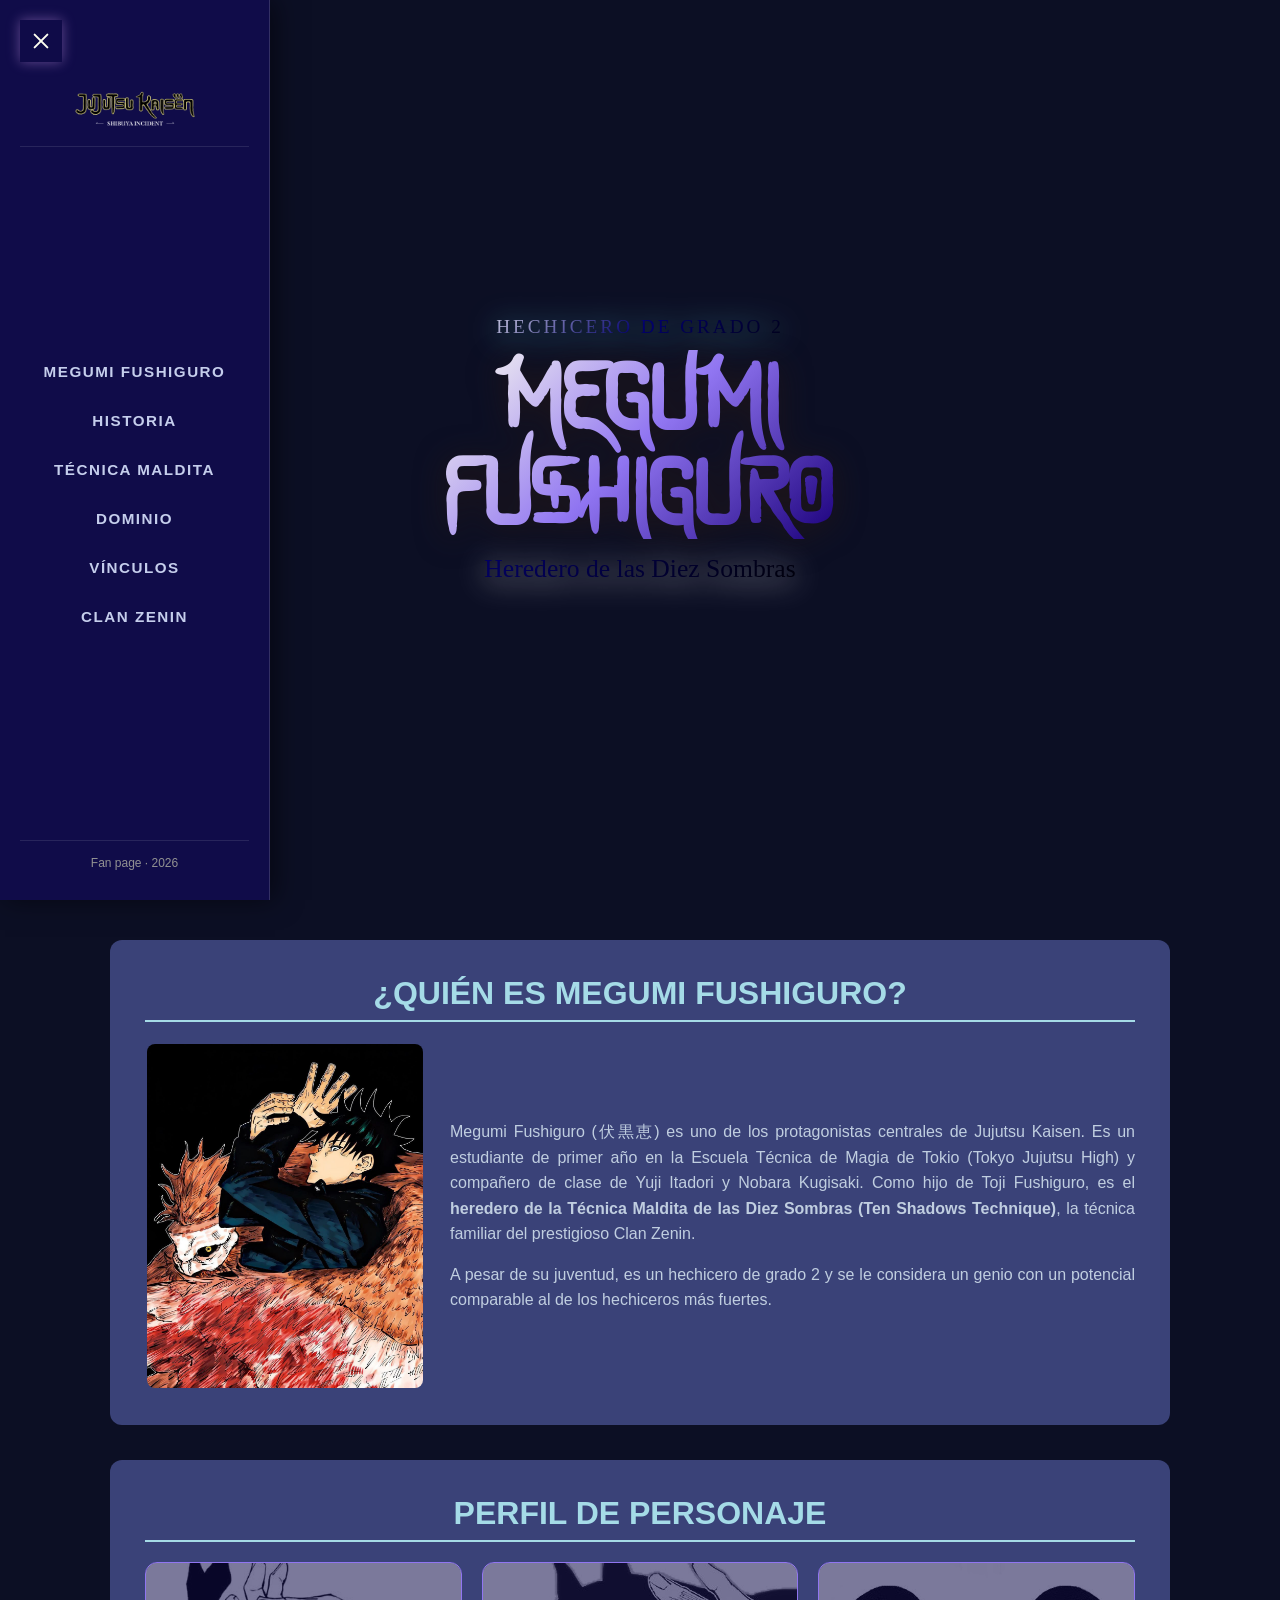
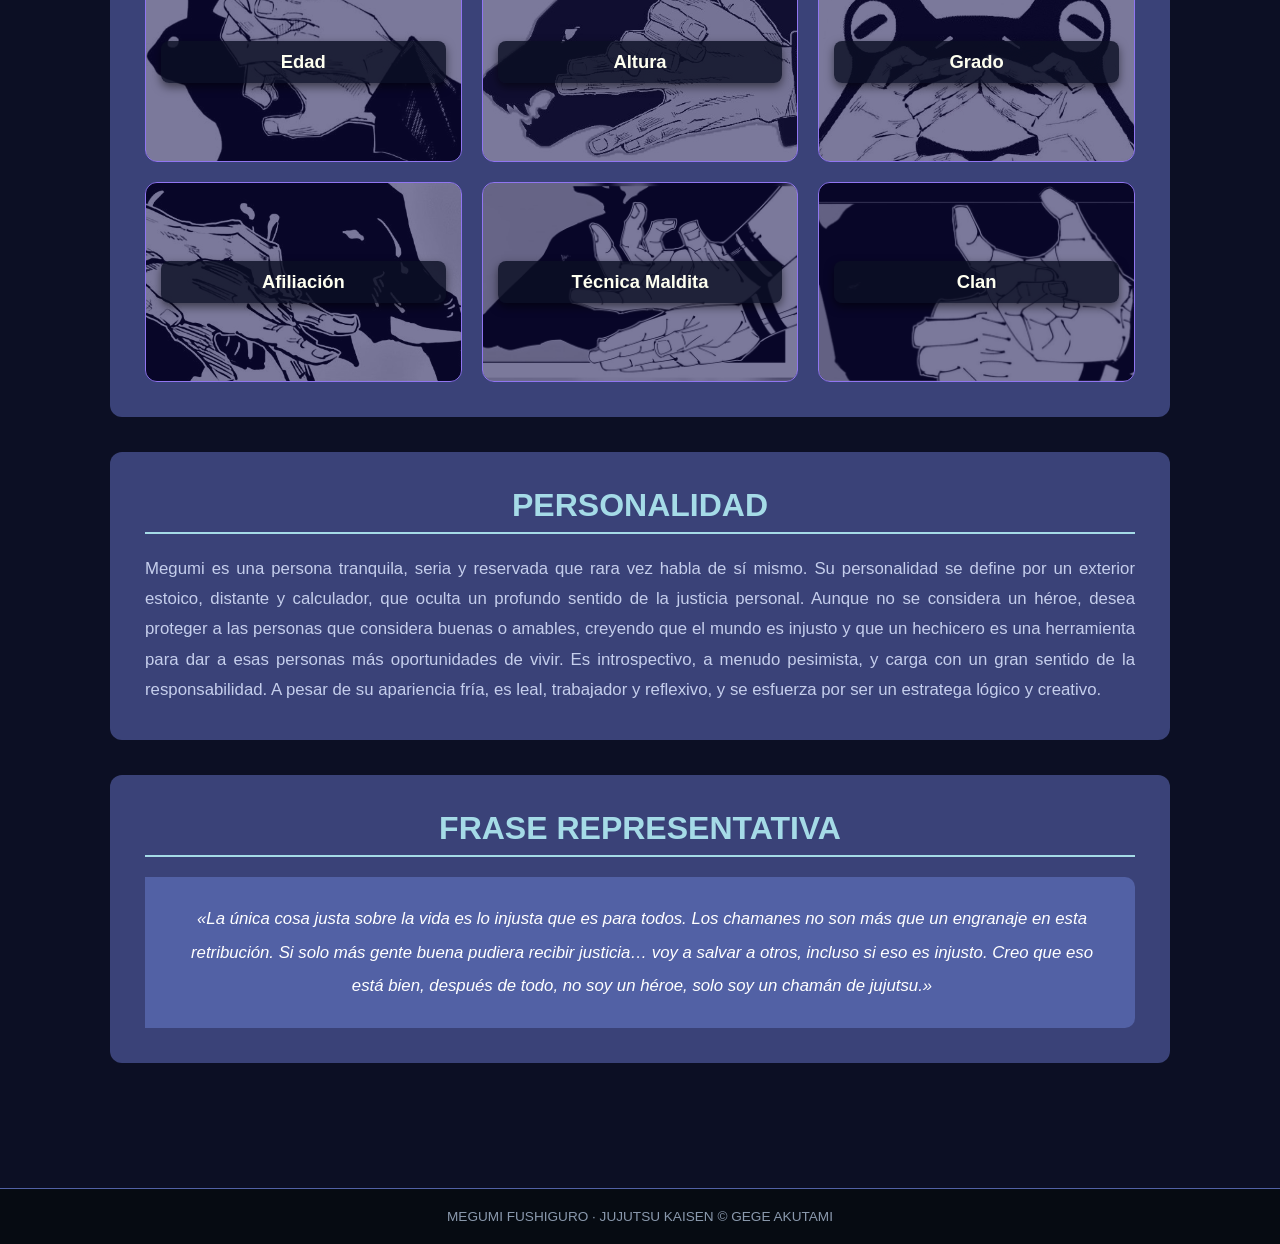
<file: index.html>
<!DOCTYPE html>
<html lang="es">
<head>
    <meta charset="UTF-8" />
    <meta name="viewport" content="width=device-width, initial-scale=1.0" />
    <title>Megumi Fushiguro</title>
    <link rel="icon" type="image/x-icon" href="resourse/mweg.png" />
    <link rel="stylesheet" href="css/menu.css" />
    <link rel="stylesheet" href="css/index.css" />
</head>
<body>

  <!-- PANTALLA DE CARGA -->
  <div class="loading-screen">
    <div class="loading-content">
      <img src="resourse/megumi-transparent-megumi.gif" alt="Cargando..." class="loading-gif">
      <p class="loading-text">Cargando...</p>
      <div class="progress-wrap">
        <div class="progress-bar__fill"></div>
      </div>
    </div>
  </div>

  <!-- NAVEGACIÓN Y MENÚ HAMBURGUESA (ABIERTO POR DEFECTO CON 'CHECKED') -->
  <input type="checkbox" id="menu-toggle" class="menu-toggle-checkbox" checked>
  <label for="menu-toggle" class="menu-toggle-label" aria-label="Abrir o cerrar menú">
    <span class="menu-toggle-bar"></span>
    <span class="menu-toggle-bar"></span>
    <span class="menu-toggle-bar"></span>
  </label>

  <aside class="sidebar">
    <div class="sidebar__header">
      <a href="index.html" class="sidebar__logo">
        <img src="resourse/Jujutsu-Kaisen-Logo-No-Background.png" alt="logo Jujutsu" class="sidebar__logo-img">
      </a>
    </div>
    <nav class="sidebar__nav">
      <ul>
       <li><a href="index.html">Megumi Fushiguro</a></li>
      <li><a href="historia.html">Historia</a></li>
        <li><a href="tecnica.html">Técnica Maldita</a></li>
        <li><a href="dominio.html">Dominio</a></li>
        <li><a href="vinculos.html">Vínculos</a></li>
        <li><a href="zennin.html">Clan Zenin</a></li>
      </ul>
    </nav>
    <div class="sidebar__footer">
      <p>Fan page · 2026</p>
    </div>
  </aside>

  <!-- HERO SUPERIOR -->
  <header class="hero">
    <video autoplay loop muted playsinline class="hero-video">
      <source src="resourse/mahoraga-x-megumi-jujutsu-kaisen-moewalls-com.mov" type="video/mp4">
    </video>
    <div class="hero__overlay"></div>

    <div class="hero__text">
      <p class="hero__eyebrow">Hechicero de grado 2</p>
      <h1 class="hero__name">Megumi<br>Fushiguro</h1>
      <p class="hero__subtitle">Heredero de las Diez Sombras</p>
    </div>
  </header>

  <!-- CONTENIDO PRINCIPAL -->
  <main class="main-content">

    <!-- 1. ¿QUIÉN ES MEGUMI? -->
    <section class="seccion-bloque" id="introduccion-dominio">
      <h2 class="subtitulo-seccion">¿Quién es Megumi Fushiguro?</h2>

      <div class="bloque-texto-introduccion">
        <div class="contenedor-imagen-principal">
          <img id="megumifus" src="resourse/megu.jpg" alt="Megumi Fushiguro" class="imagen-destacada">
        </div>
        
        <div class="texto-columna">
          <p class="texto-introduccion">
            Megumi Fushiguro (伏黒恵) es uno de los protagonistas centrales de Jujutsu Kaisen. 
            Es un estudiante de primer año en la Escuela Técnica de Magia de Tokio (Tokyo Jujutsu High) 
            y compañero de clase de Yuji Itadori y Nobara Kugisaki. Como hijo de Toji Fushiguro, 
            es el <strong>heredero de la Técnica Maldita de las Diez Sombras (Ten Shadows Technique)</strong>, 
            la técnica familiar del prestigioso Clan Zenin.
          </p>
          <p class="texto-introduccion">
            A pesar de su juventud, es un hechicero de grado 2 y se le considera un genio con un potencial comparable al de los hechiceros más fuertes.
          </p>
        </div>
      </div>
    </section>

    <!-- 2. PERFIL DE PERSONAJE (IMAGEN OCUPANDO TODO EL CUADRADO ATRÁS) -->
    <section class="flip-cards-section">
      <h2 class="section-title">Perfil de personaje</h2>
      <div class="flip-cards-grid">

        <input type="checkbox" id="card-1" class="card-flip-checkbox">
        <label for="card-1" class="card-flip">
          <div class="card-flip__inner">
            <div class="card-flip__front">
              <img src="resourse/1.jpg" alt="Edad" class="card-flip__img">
              <div class="card-flip__front-content">
                <div class="card-flip__front-title">Edad</div>
              </div>
            </div>
            <div class="card-flip__back">
              <div class="card-flip__back-content">15 años</div>
            </div>
          </div>
        </label>

        <input type="checkbox" id="card-2" class="card-flip-checkbox">
        <label for="card-2" class="card-flip">
          <div class="card-flip__inner">
            <div class="card-flip__front">
              <img src="resourse/2.jpg" alt="Altura" class="card-flip__img">
              <div class="card-flip__front-content">
                <div class="card-flip__front-title">Altura</div>
              </div>
            </div>
            <div class="card-flip__back">
              <div class="card-flip__back-content">175 cm</div>
            </div>
          </div>
        </label>

        <input type="checkbox" id="card-3" class="card-flip-checkbox">
        <label for="card-3" class="card-flip">
          <div class="card-flip__inner">
            <div class="card-flip__front">
              <img src="resourse/4.jpg" alt="Grado" class="card-flip__img">
              <div class="card-flip__front-content">
                <div class="card-flip__front-title">Grado</div>
              </div>
            </div>
            <div class="card-flip__back">
              <div class="card-flip__back-content">Hechicero de Grado 2</div>
            </div>
          </div>
        </label>

        <input type="checkbox" id="card-4" class="card-flip-checkbox">
        <label for="card-4" class="card-flip">
          <div class="card-flip__inner">
            <div class="card-flip__front">
              <img src="resourse/3.jpg" alt="Afiliación" class="card-flip__img">
              <div class="card-flip__front-content">
                <div class="card-flip__front-title">Afiliación</div>
              </div>
            </div>
            <div class="card-flip__back">
              <div class="card-flip__back-content">Escuela Técnica de Tokio</div>
            </div>
          </div>
        </label>

        <input type="checkbox" id="card-5" class="card-flip-checkbox">
        <label for="card-5" class="card-flip">
          <div class="card-flip__inner">
            <div class="card-flip__front">
              <img src="resourse/5.jpg" alt="Técnica" class="card-flip__img">
              <div class="card-flip__front-content">
                <div class="card-flip__front-title">Técnica Maldita</div>
              </div>
            </div>
            <div class="card-flip__back">
              <div class="card-flip__back-content">Técnica de las Diez Sombras</div>
            </div>
          </div>
        </label>

        <input type="checkbox" id="card-6" class="card-flip-checkbox">
        <label for="card-6" class="card-flip">
          <div class="card-flip__inner">
            <div class="card-flip__front">
              <img src="resourse/6l.jpg" alt="Clan" class="card-flip__img">
              <div class="card-flip__front-content">
                <div class="card-flip__front-title">Clan</div>
              </div>
            </div>
            <div class="card-flip__back">
              <div class="card-flip__back-content">Zenin (heredero)</div>
            </div>
          </div>
        </label>

      </div>
    </section>

    <!-- 3. PERSONALIDAD -->
    <section class="content-section">
      <h2 class="section-title">Personalidad</h2>
      <p class="content-section__text">
        Megumi es una persona tranquila, seria y reservada que rara vez habla de sí mismo. Su personalidad se define por un exterior estoico, distante y calculador, que oculta un profundo sentido de la justicia personal. Aunque no se considera un héroe, desea proteger a las personas que considera buenas o amables, creyendo que el mundo es injusto y que un hechicero es una herramienta para dar a esas personas más oportunidades de vivir. Es introspectivo, a menudo pesimista, y carga con un gran sentido de la responsabilidad. A pesar de su apariencia fría, es leal, trabajador y reflexivo, y se esfuerza por ser un estratega lógico y creativo.
      </p>
    </section>

    <!-- 4. FRASE REPRESENTATIVA -->
    <section class="quote-section">
      <h2 class="section-title">Frase representativa</h2>
      <div class="quote-box">
        <p>
          «La única cosa justa sobre la vida es lo injusta que es para todos. Los chamanes no son más que un engranaje en esta retribución. Si solo más gente buena pudiera recibir justicia… voy a salvar a otros, incluso si eso es injusto. Creo que eso está bien, después de todo, no soy un héroe, solo soy un chamán de jujutsu.»
        </p>
      </div>
    </section>
    </main>
    
    <footer class="site-footer">
      <p>MEGUMI FUSHIGURO · JUJUTSU KAISEN © GEGE AKUTAMI</p>
    </footer>
 
  
</body>
</html>
</file>
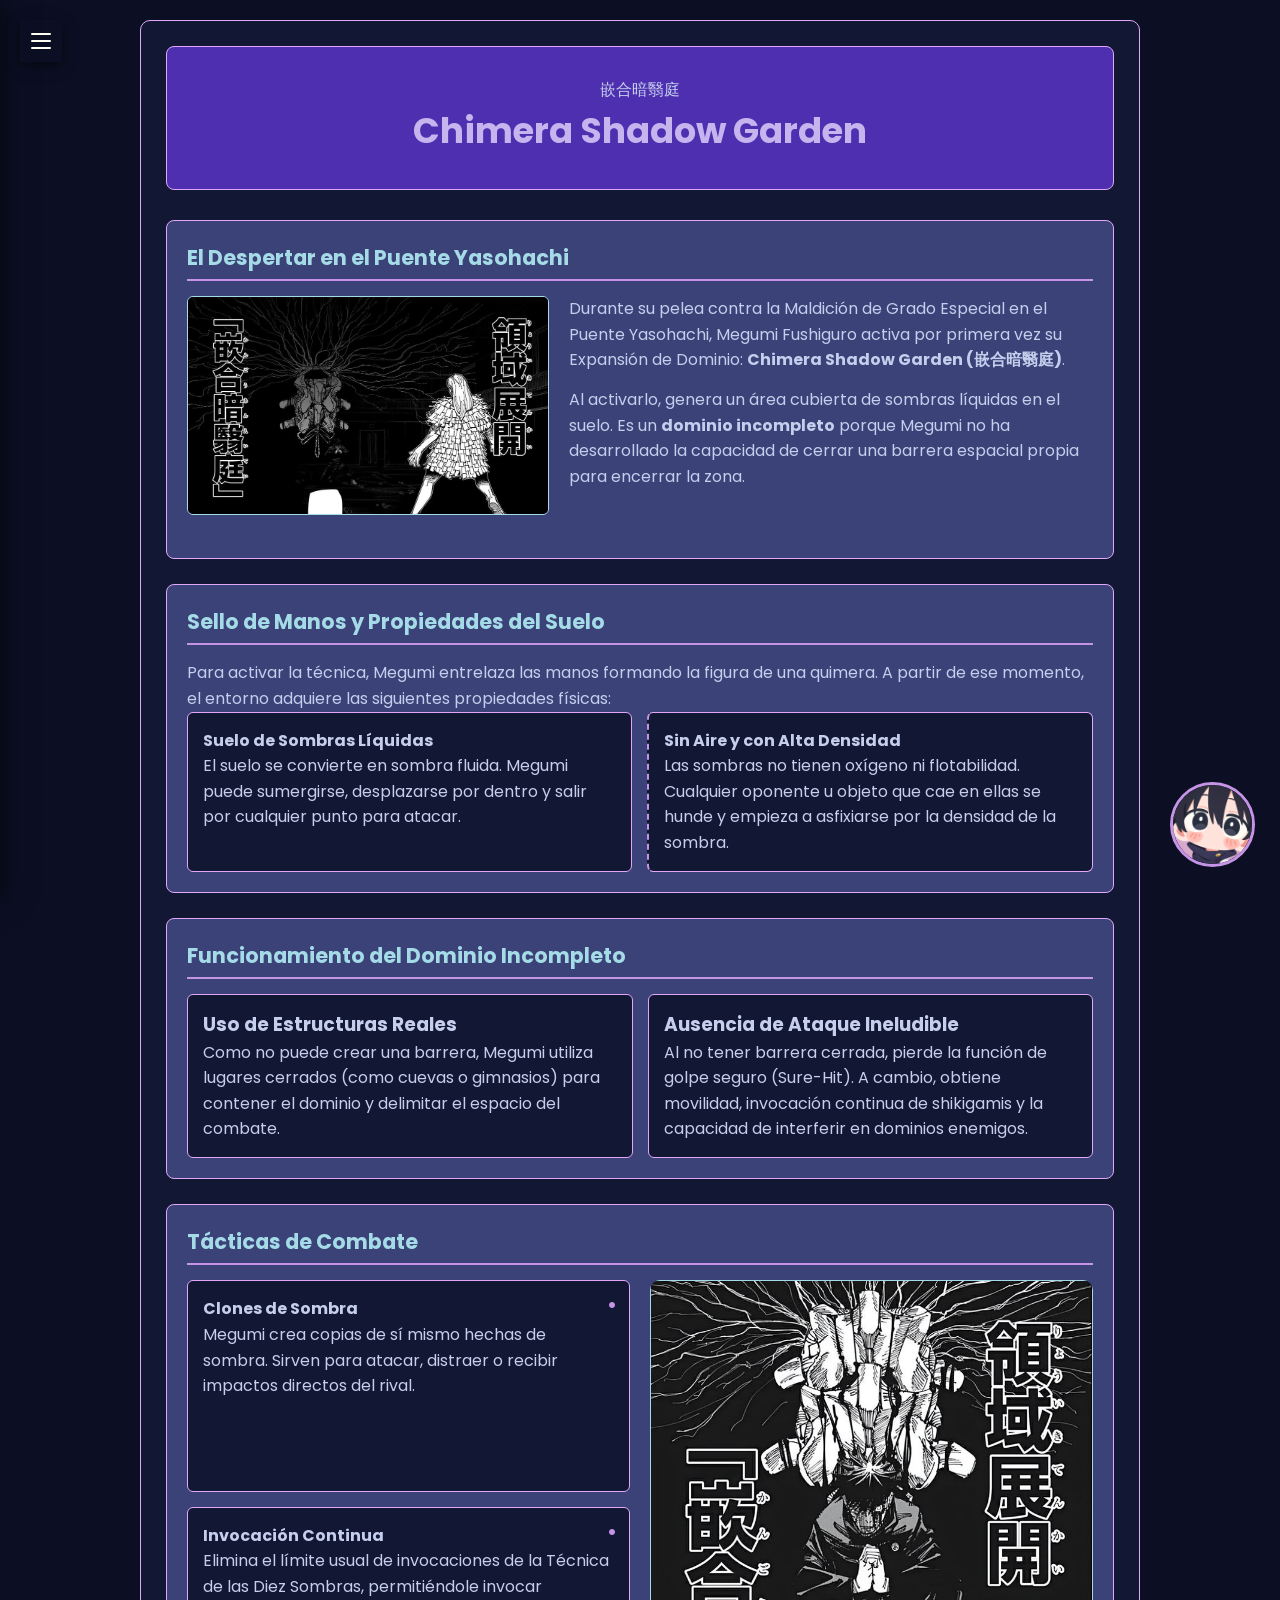
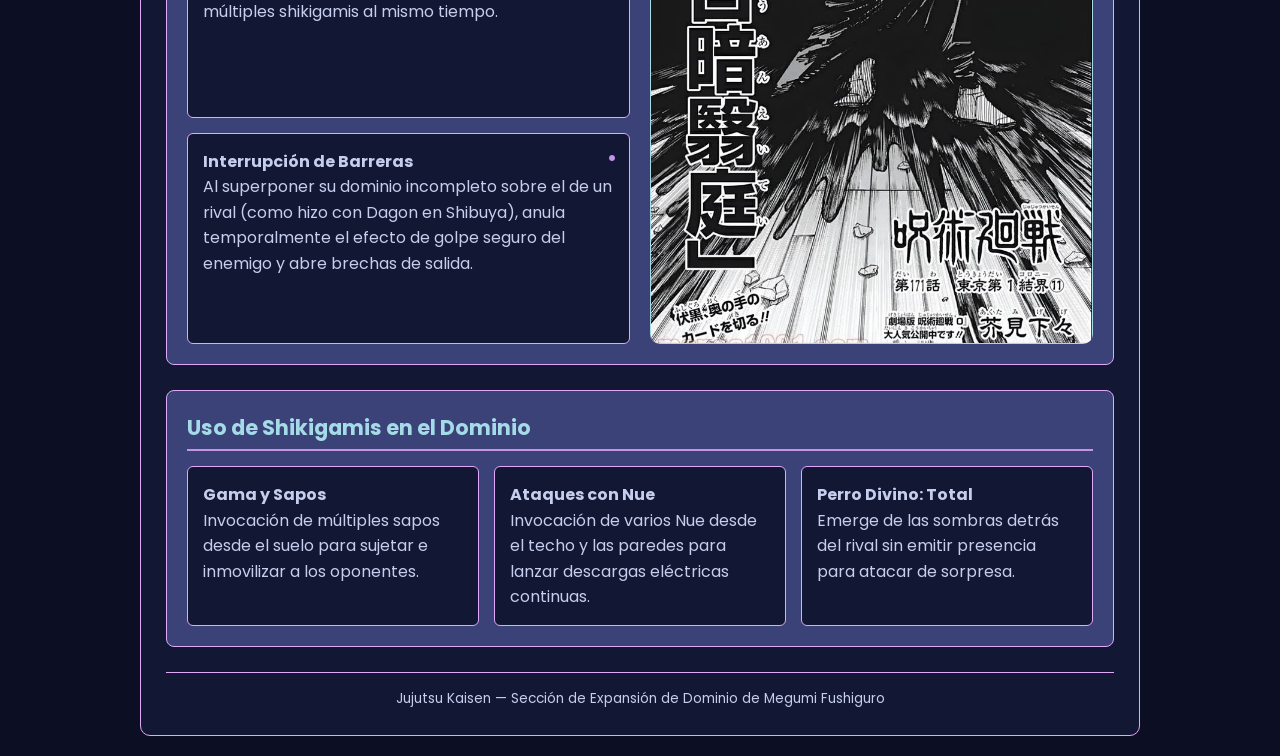
<file: dominio.html>
<!DOCTYPE html>
<html lang="es">

<head>
    <meta charset="UTF-8">
    <meta name="viewport" content="width=device-width, initial-scale=1.0">
    <title>Megumi Fushiguro - Chimera Shadow Garden</title>
    <link rel="icon" type="image/x-icon" href="resourse/mweg.png" />
    <link rel="stylesheet" href="css/menu20.css">
    <link rel="stylesheet" href="css/dominio.css">
</head>

<body>

    <div class="caja-principal">

        <!-- NAVEGACIÓN -->
<input type="checkbox" id="menu-toggle" class="menu-toggle-checkbox">
<label for="menu-toggle" class="menu-toggle-label" aria-label="Abrir o cerrar menú">
  <span class="menu-toggle-bar"></span>
  <span class="menu-toggle-bar"></span>
  <span class="menu-toggle-bar"></span>
</label>

 <aside class="sidebar">
  <div class="sidebar__header">
    <a href="index.html" class="sidebar__logo" aria-label="Inicio">
      <img src="resourse/Jujutsu-Kaisen-Logo-No-Background.png" alt="logo Jujutsu" class="sidebar__logo-img">
    </a>
  </div>
  <nav class="sidebar__nav" aria-label="Navegación principal">
    <ul>
      <li><a href="index.html">Megumi Fushiguro</a></li>
      <li><a href="historia.html">Historia</a></li>
      <li><a href="tecnica.html">Técnica Maldita</a></li>
      <li><a href="dominio.html">Dominio</a></li>
      <li><a href="vinculos.html">Vínculos</a></li>
      <li><a href="zennin.html">Clan Zenin</a></li>
    </ul>
  </nav>
  <div class="sidebar__footer">
    <p>Fan page · 2026</p>
  </div>
</aside>
        <!-- ENCABEZADO -->
        <header class="encabezado-dominio">
            <div class="texto-encabezado">
                <span class="badge-kanji">嵌合暗翳庭</span>
                <h1 class="titulo-dominio">Chimera Shadow Garden</h1>
            </div>
        </header>

        <main class="contenido-dominio">

            <!-- 1. INTRODUCCIÓN -->
            <section class="seccion-bloque" id="introduccion-dominio">
                <h2 class="subtitulo-seccion">El Despertar en el Puente Yasohachi</h2>

                <div class="bloque-texto-introduccion">
                    <div class="contenedor-imagen-principal">
                        <img id="img-sello-dominio" src="imagenes/selloChimera.jpg" alt="Megumi realizando el sello del Chimera Shadow Garden" class="imagen-destacada">
                    </div>
                    
                    <p class="texto-introduccion">
                        Durante su pelea contra la Maldición de Grado Especial en el Puente Yasohachi, Megumi Fushiguro activa por primera vez su Expansión de Dominio: <strong>Chimera Shadow Garden (嵌合暗翳庭)</strong>.
                    </p>
                    <p class="texto-introduccion">
                        Al activarlo, genera un área cubierta de sombras líquidas en el suelo. Es un <strong>dominio incompleto</strong> porque Megumi no ha desarrollado la capacidad de cerrar una barrera espacial propia para encerrar la zona.
                    </p>
                </div>
            </section>

            <!-- 2. MECÁNICAS -->
            <section class="seccion-bloque" id="sello-mecanica">
                <h2 class="subtitulo-seccion">Sello de Manos y Propiedades del Suelo</h2>
                <p class="texto-introduccion">
                    Para activar la técnica, Megumi entrelaza las manos formando la figura de una quimera. A partir de ese momento, el entorno adquiere las siguientes propiedades físicas:
                </p>

                <div class="flex-mecanicas">
                    <article class="card-mecanica">
                        <h4>Suelo de Sombras Líquidas</h4>
                        <p>El suelo se convierte en sombra fluida. Megumi puede sumergirse, desplazarse por dentro y salir por cualquier punto para atacar.</p>
                    </article>

                    <article class="card-mecanica">
                        <h4>Sin Aire y con Alta Densidad</h4>
                        <p>Las sombras no tienen oxígeno ni flotabilidad. Cualquier oponente u objeto que cae en ellas se hunde y empieza a asfixiarse por la densidad de la sombra.</p>
                    </article>
                </div>
            </section>

            <!-- 3. ESTADOS -->
            <section class="seccion-bloque" id="estado-dominio">
                <h2 class="subtitulo-seccion">Funcionamiento del Dominio Incompleto</h2>
                
                <div class="grid-estados">
                    <article class="tarjeta-grid">
                        <h3 class="titulo-tarjeta">Uso de Estructuras Reales</h3>
                        <p class="descripcion-tarjeta">
                            Como no puede crear una barrera, Megumi utiliza lugares cerrados (como cuevas o gimnasios) para contener el dominio y delimitar el espacio del combate.
                        </p>
                    </article>

                    <article class="tarjeta-grid">
                        <h3 class="titulo-tarjeta">Ausencia de Ataque Ineludible</h3>
                        <p class="descripcion-tarjeta">
                            Al no tener barrera cerrada, pierde la función de golpe seguro (Sure-Hit). A cambio, obtiene movilidad, invocación continua de shikigamis y la capacidad de interferir en dominios enemigos.
                        </p>
                    </article>
                </div>
            </section>

            <!-- 4. VENTAJAS / TÁCTICAS -->
            <section class="seccion-bloque" id="ventajas-tacticas">
                <h2 class="subtitulo-seccion">Tácticas de Combate</h2>

                <div class="contenedor-tacticas">
                    <div class="columna-tarjetas">
                        <div class="card-flex">
                            <h4>Clones de Sombra</h4>
                            <p>Megumi crea copias de sí mismo hechas de sombra. Sirven para atacar, distraer o recibir impactos directos del rival.</p>
                        </div>

                        <div class="card-flex">
                            <h4>Invocación Continua</h4>
                            <p>Elimina el límite usual de invocaciones de la Técnica de las Diez Sombras, permitiéndole invocar múltiples shikigamis al mismo tiempo.</p>
                        </div>

                        <div class="card-flex">
                            <h4>Interrupción de Barreras</h4>
                            <p>Al superponer su dominio incompleto sobre el de un rival (como hizo con Dagon en Shibuya), anula temporalmente el efecto de golpe seguro del enemigo y abre brechas de salida.</p>
                        </div>
                    </div>

                    <div class="columna-imagen">
                        <img src="imagenes/dominio megumi.jpg" alt="Megumi tácticas de combate" class="imagen-tacticas">
                    </div>
                </div>
            </section>

            <!-- 5. SHIKIGAMIS -->
            <section class="seccion-bloque" id="shikigamis-dominio">
                <h2 class="subtitulo-seccion">Uso de Shikigamis en el Dominio</h2>
                <div class="grid-shikigamis">
                    <div class="tarjeta-shikigami">
                        <h4>Gama y Sapos</h4>
                        <p>Invocación de múltiples sapos desde el suelo para sujetar e inmovilizar a los oponentes.</p>
                    </div>
                    <div class="tarjeta-shikigami">
                        <h4>Ataques con Nue</h4>
                        <p>Invocación de varios Nue desde el techo y las paredes para lanzar descargas eléctricas continuas.</p>
                    </div>
                    <div class="tarjeta-shikigami">
                        <h4>Perro Divino: Total</h4>
                        <p>Emerge de las sombras detrás del rival sin emitir presencia para atacar de sorpresa.</p>
                    </div>
                </div>
            </section>

        </main>

        <!-- PIE DE PÁGINA -->
        <footer class="megumi-dominio">
            <p>Jujutsu Kaisen — Sección de Expansión de Dominio de Megumi Fushiguro</p>
        </footer>

    </div>

    <!-- BOTÓN FLOTANTE -->
    <div class="megumi-flotante" title="¡Asistente Megumi!">
        <img src="imagenes/flotante.jpg" alt="Megumi Chibi">
        <span class="mensaje">¡Hola! Soy Megumi</span>
    </div>

</body>
</html>
</file>
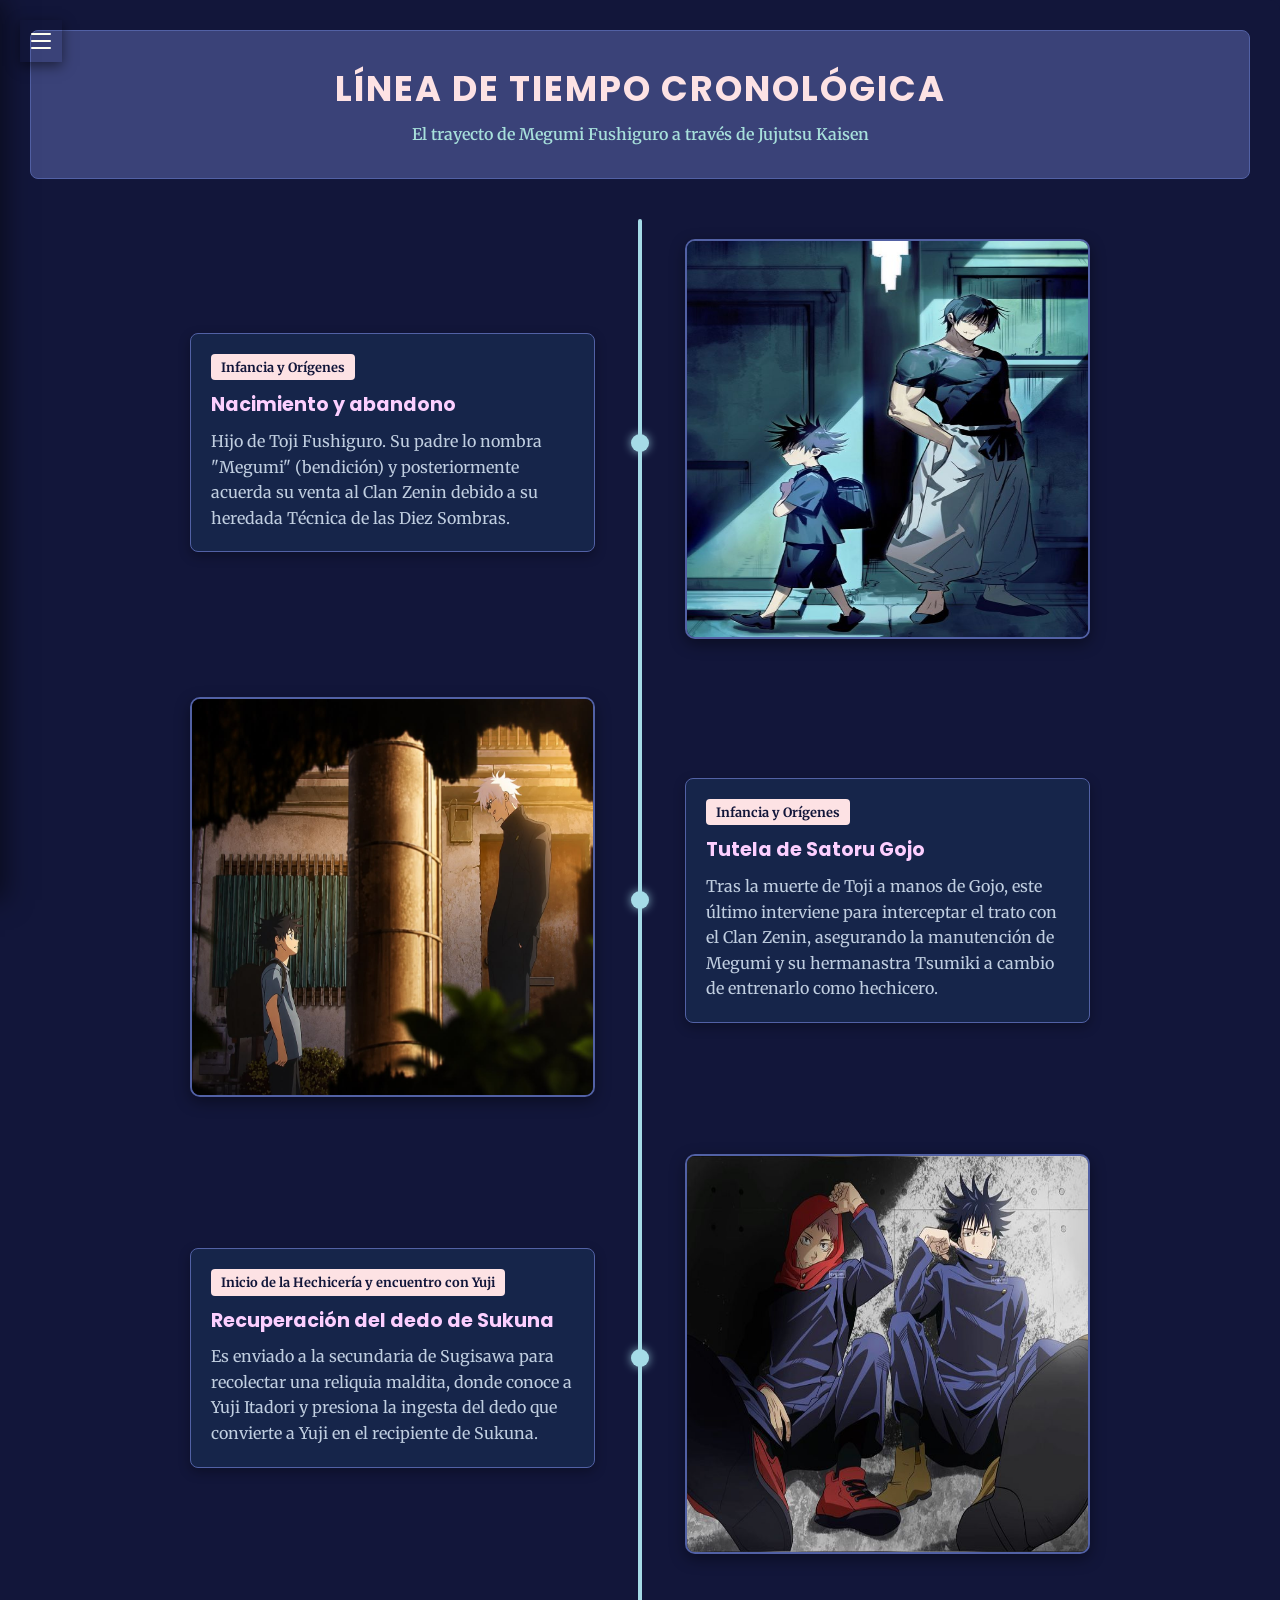
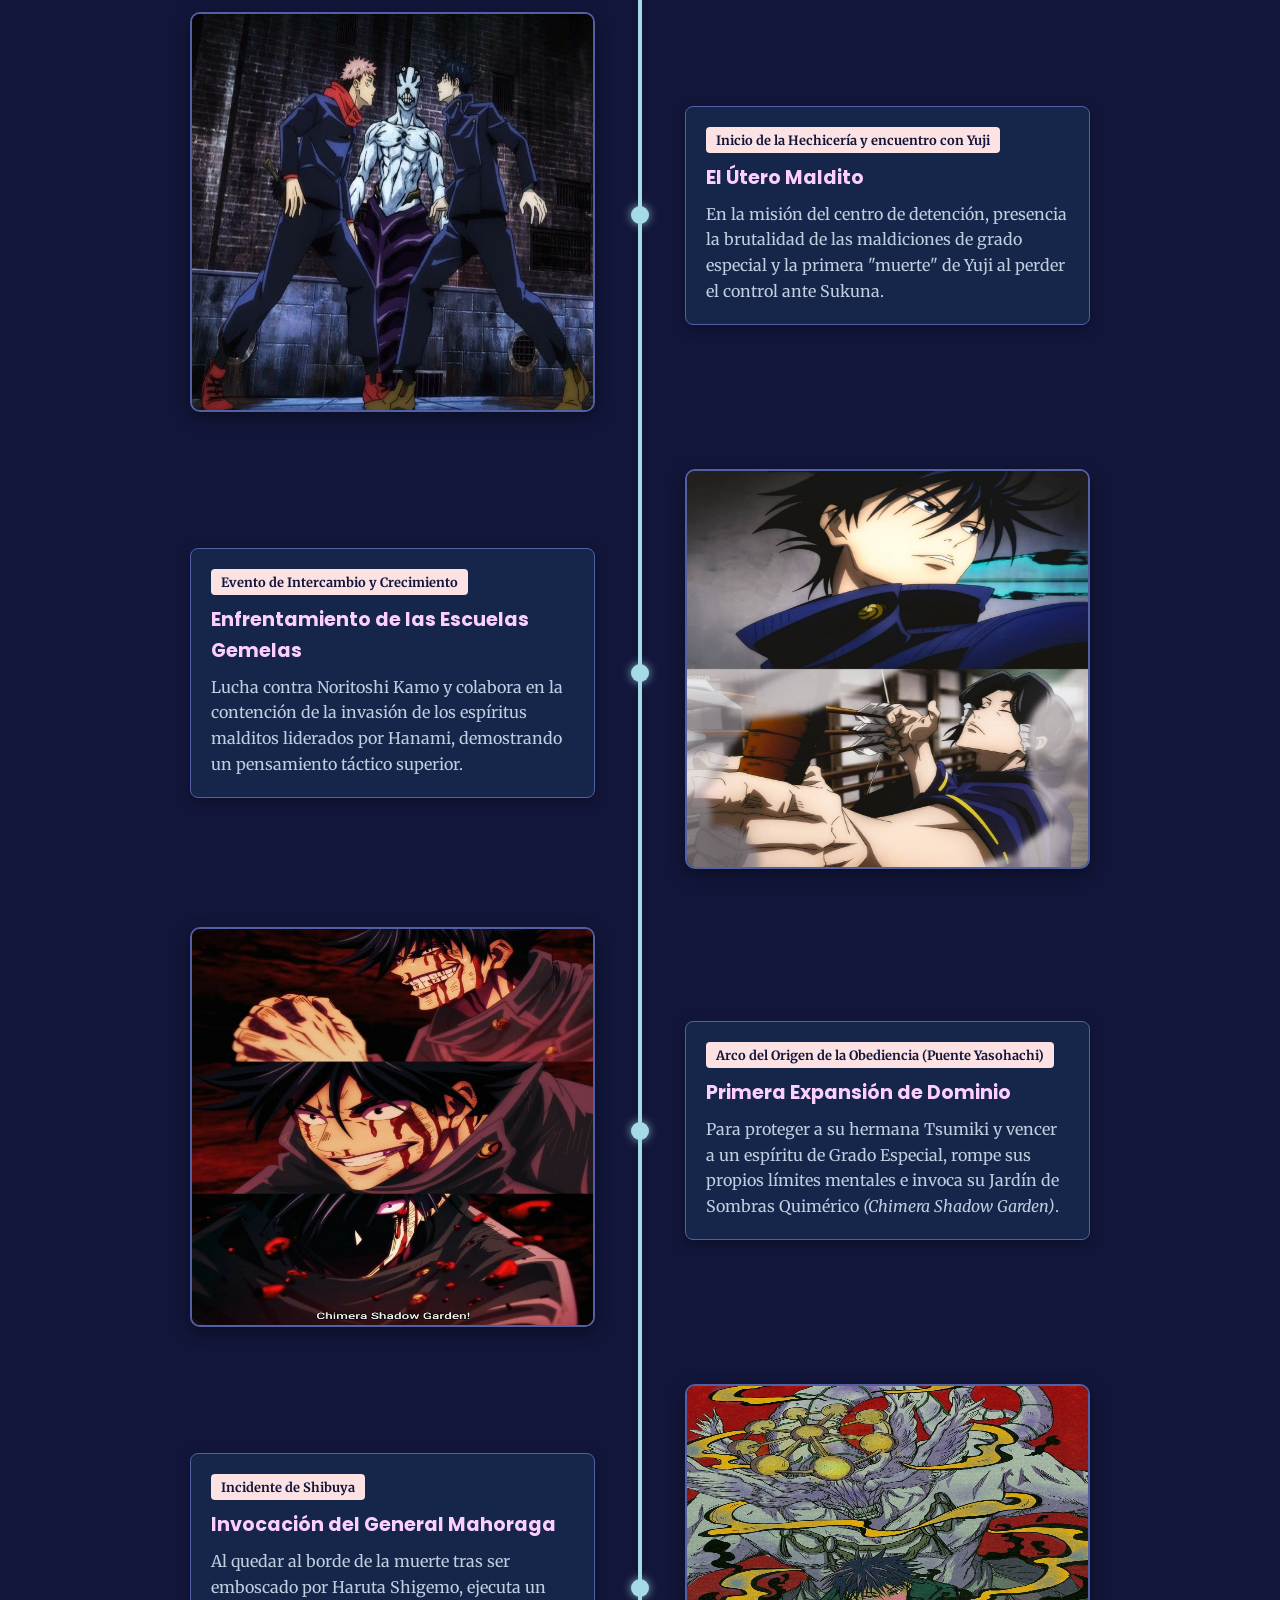
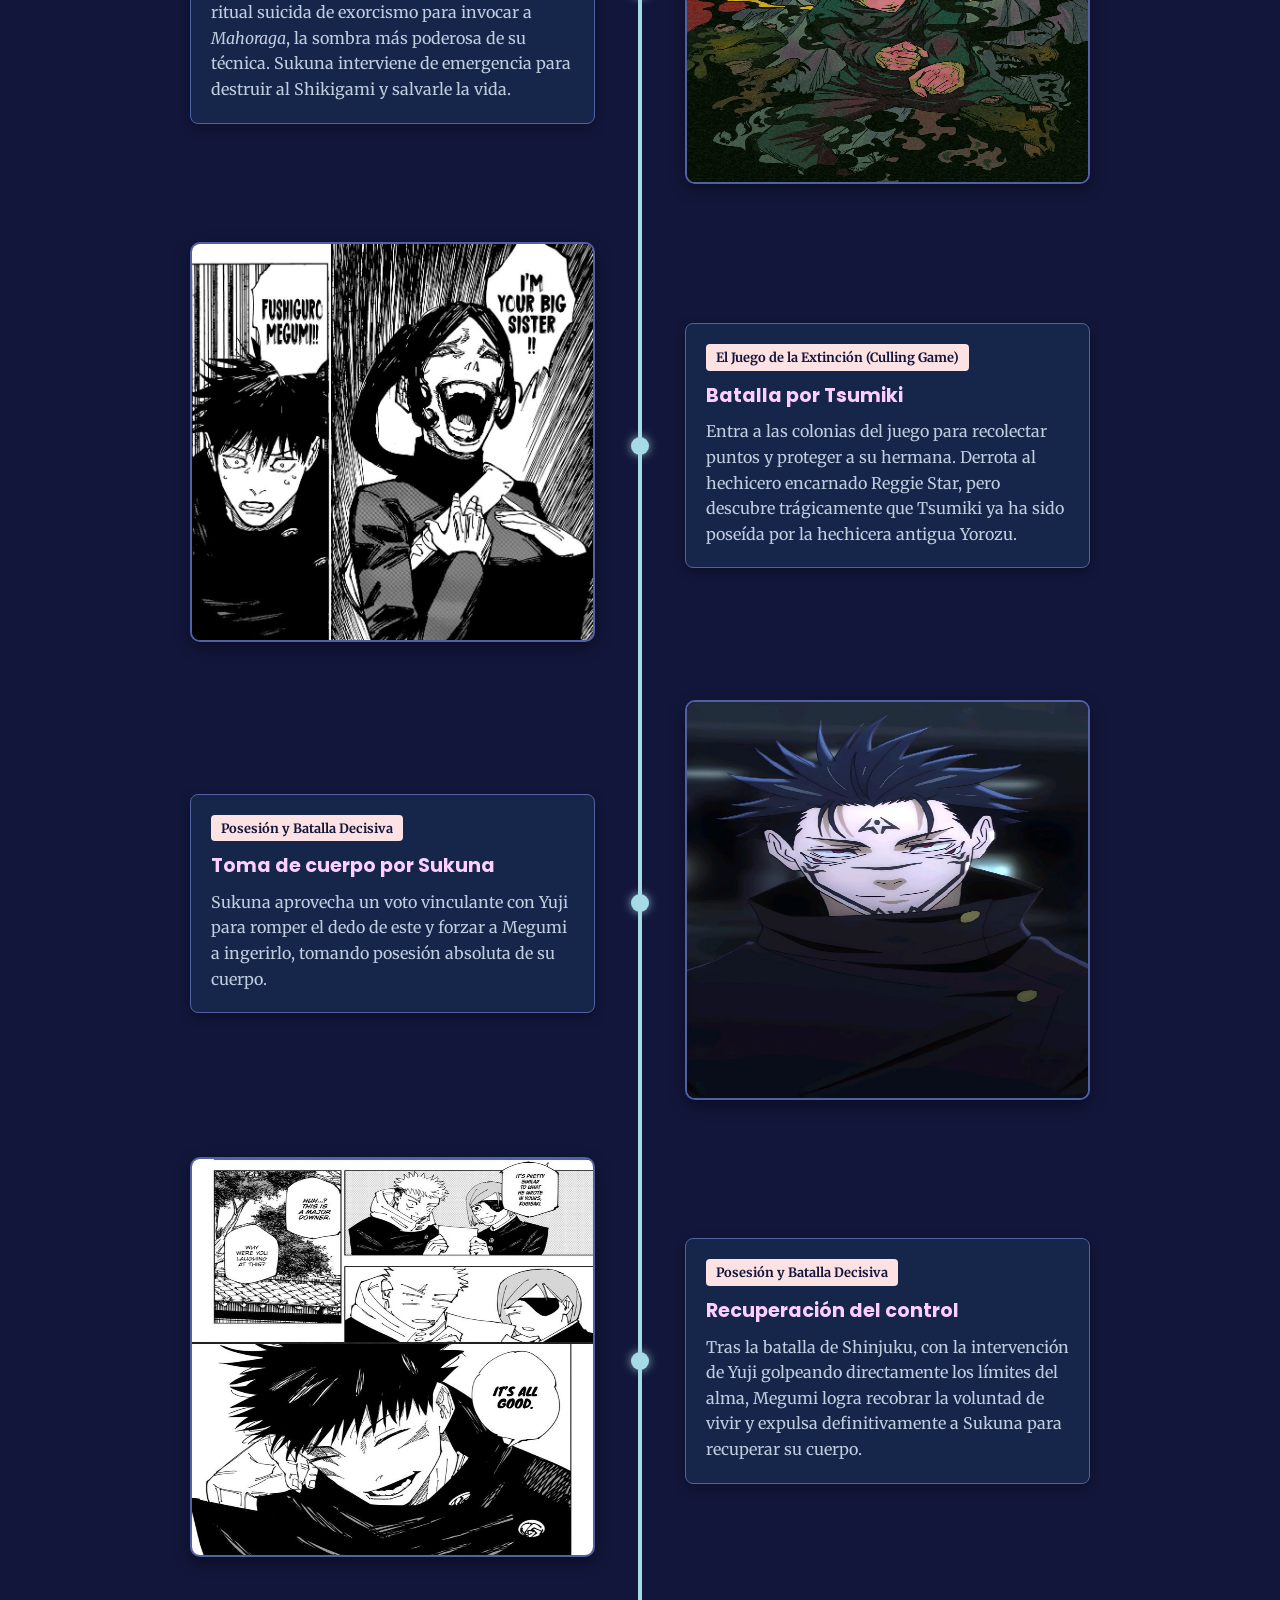
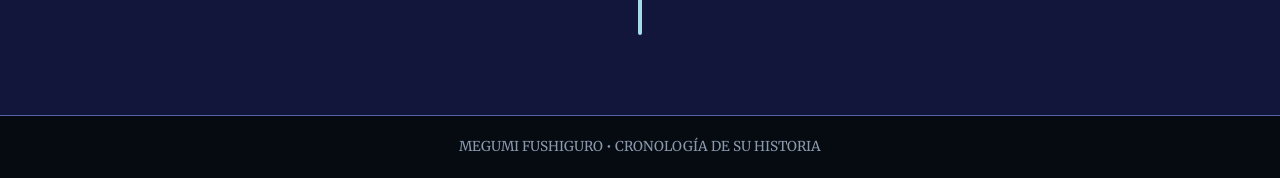
<file: historia.html>
<!DOCTYPE html>
<html lang="es">
<head>
  <meta charset="UTF-8">
  <meta name="viewport" content="width=device-width, initial-scale=1.0">
  <title>Megumi Fushiguro - Historia</title>
  <link rel="icon" type="image/x-icon" href="resourse/mweg.png" />
  <link rel="stylesheet" href="css/menu20.css">
  <link rel="stylesheet" href="css/historia.css">
</head>
<body>

  <!-- MENÚ HAMBURGUESA MODULAR -->
  <input type="checkbox" id="menu-toggle" class="menu-toggle-checkbox">
  <label for="menu-toggle" class="menu-toggle-label" aria-label="Abrir o cerrar menú">
    <span class="menu-toggle-bar"></span>
    <span class="menu-toggle-bar"></span>
    <span class="menu-toggle-bar"></span>
  </label>

  <aside class="sidebar">
    <div class="sidebar__header">
      <a href="index.html" class="sidebar__logo" aria-label="Inicio">
        <img src="resourse/Jujutsu-Kaisen-Logo-No-Background.png" alt="Logo Jujutsu Kaisen" class="sidebar__logo-img">
      </a>
    </div>
    <nav class="sidebar__nav" aria-label="Navegación principal">
      <ul>
      <li><a href="index.html">Megumi Fushiguro</a></li>
      <li><a href="historia.html">Historia</a></li>
        <li><a href="tecnica.html">Técnica Maldita</a></li>
        <li><a href="dominio.html">Dominio</a></li>
        <li><a href="vinculos.html">Vínculos</a></li>
        <li><a href="zennin.html">Clan Zenin</a></li>
      </ul>
    </nav>
    <div class="sidebar__footer"><p>Fan page · 2026</p></div>
  </aside>

  <div class="caja-principal">

    <!-- CABECERA DE SECCIÓN ESTRUCTURADA -->
    <header class="encabezado-historia">
      <div class="texto-encabezado">
        <h1 class="titulo-principal">Línea de Tiempo Cronológica</h1>
        <p class="subtitulo">El trayecto de Megumi Fushiguro a través de Jujutsu Kaisen</p>
      </div>
    </header>

    <main class="contenido-historia">
      
      <!-- LÍNEA DE TIEMPO VERTICAL -->
      <section class="timeline-container">
        <div class="timeline-linea-central"></div>

        <!-- Evento 1 -->
        <article class="timeline-item timeline-left">
          <div class="timeline-img-box">
            <img src="resourse/1.1.jpg" alt="abandono" class="timeline-img">
          </div>
          <div class="timeline-dot"></div>
          <div class="timeline-content">
            <span class="timeline-fecha">Infancia y Orígenes</span>
            <h2 class="timeline-titulo">Nacimiento y abandono</h2>
            <p>Hijo de Toji Fushiguro. Su padre lo nombra "Megumi" (bendición) y posteriormente 
              acuerda su venta al Clan Zenin debido a su heredada Técnica de las Diez Sombras.</p>
          </div>
        </article>

        <!-- Evento 2 -->
        <article class="timeline-item timeline-right">
          <div class="timeline-img-box">
            <img src="resourse/1.2.jpg" alt="Satoru Gojo recluta a Megumi" class="timeline-img">
          </div>
          <div class="timeline-dot"></div>
          <div class="timeline-content">
            <span class="timeline-fecha">Infancia y Orígenes</span>
            <h2 class="timeline-titulo">Tutela de Satoru Gojo</h2>
            <p>Tras la muerte de Toji a manos de Gojo, 
              este último interviene para interceptar el trato con el Clan Zenin, 
              asegurando la manutención de Megumi y su hermanastra Tsumiki a cambio de entrenarlo como hechicero.</p>
          </div>
        </article>

        <!-- Evento 3 -->
        <article class="timeline-item timeline-left">
          <div class="timeline-img-box">
            <img src="resourse/1.3.jpg" alt="Encuentro con Yuji Itadori" class="timeline-img">
          </div>
          <div class="timeline-dot"></div>
          <div class="timeline-content">
            <span class="timeline-fecha">Inicio de la Hechicería y encuentro con Yuji</span>
            <h2 class="timeline-titulo">Recuperación del dedo de Sukuna</h2>
            <p>Es enviado a la secundaria de Sugisawa para recolectar una reliquia maldita, 
              donde conoce a Yuji Itadori y presiona la ingesta del dedo que convierte a Yuji 
              en el recipiente de Sukuna.</p>
          </div>
        </article>

        <article class="timeline-item timeline-right">
          <div class="timeline-img-box">
            <img src="resourse/1.4.jpg" alt="Encuentro con Yuji Itadori" class="timeline-img">
          </div>
          <div class="timeline-dot"></div>
          <div class="timeline-content">
            <span class="timeline-fecha">Inicio de la Hechicería y encuentro con Yuji</span>
            <h2 class="timeline-titulo">El Útero Maldito</h2>
            <p>En la misión del centro de detención, 
              presencia la brutalidad de las maldiciones de grado especial y 
              la primera "muerte" de Yuji al perder el control ante Sukuna.</p>
          </div>
        </article>

         <article class="timeline-item timeline-left">
          <div class="timeline-img-box">
            <img src="resourse/1.5.jpg" alt="Encuentro con Yuji Itadori" class="timeline-img">
          </div>
          <div class="timeline-dot"></div>
          <div class="timeline-content">
            <span class="timeline-fecha">Evento de Intercambio y Crecimiento</span>
            <h2 class="timeline-titulo">Enfrentamiento de las Escuelas Gemelas</h2>
            <p>Lucha contra Noritoshi Kamo y colabora en la contención 
              de la invasión de los espíritus malditos liderados por Hanami, 
              demostrando un pensamiento táctico superior.</p>
          </div>
        </article>

        <!-- Evento 4 -->
        <article class="timeline-item timeline-right">
          <div class="timeline-img-box">
            <img src="resourse/1.6.jpg" alt="Puente Yasohachi" class="timeline-img">
          </div>
          <div class="timeline-dot"></div>
          <div class="timeline-content">
            <span class="timeline-fecha">Arco del Origen de la Obediencia (Puente Yasohachi)</span>
            <h2 class="timeline-titulo">Primera Expansión de Dominio</h2>
            <p>Para proteger a su hermana Tsumiki y vencer a un espíritu de Grado Especial,
               rompe sus propios límites mentales e invoca su Jardín de Sombras Quimérico
                <em>(Chimera Shadow Garden)</em>.</p>
          </div>
        </article>

        <!-- Evento 5 -->
        <article class="timeline-item timeline-left">
          <div class="timeline-img-box">
            <img src="resourse/1.7.jpg" alt="Invocación de Mahoraga en Shibuya" class="timeline-img">
          </div>
          <div class="timeline-dot"></div>
          <div class="timeline-content">
            <span class="timeline-fecha">Incidente de Shibuya</span>
            <h2 class="timeline-titulo">Invocación del General Mahoraga</h2>
            <p>Al quedar al borde de la muerte tras ser emboscado por Haruta Shigemo, 
              ejecuta un ritual suicida de exorcismo para invocar a <em>Mahoraga</em>, la sombra más poderosa de su técnica. 
              Sukuna interviene de emergencia para destruir al Shikigami y salvarle la vida.</p>
          </div>
        </article>

        <article class="timeline-item timeline-right">
          <div class="timeline-img-box">
            <img src="resourse/1.8.jpg" alt="Puente Yasohachi" class="timeline-img">
          </div>
          <div class="timeline-dot"></div>
          <div class="timeline-content">
            <span class="timeline-fecha">El Juego de la Extinción (Culling Game)</span>
            <h2 class="timeline-titulo">Batalla por Tsumiki</h2>
            <p>Entra a las colonias del juego para recolectar puntos y proteger a su hermana. 
              Derrota al hechicero encarnado Reggie Star, 
              pero descubre trágicamente que Tsumiki ya ha sido poseída por la hechicera antigua Yorozu.</p>
          </div>
        </article>

        <article class="timeline-item timeline-left">
          <div class="timeline-img-box">
            <img src="resourse/1.9.jpg" alt="Invocación de Mahoraga en Shibuya" class="timeline-img">
          </div>
          <div class="timeline-dot"></div>
          <div class="timeline-content">
            <span class="timeline-fecha">Posesión y Batalla Decisiva</span>
            <h2 class="timeline-titulo">Toma de cuerpo por Sukuna</h2>
            <p>Sukuna aprovecha un voto vinculante con Yuji para romper el dedo de este y 
              forzar a Megumi a ingerirlo, tomando posesión absoluta de su cuerpo.</p>
          </div>
        </article>

        <article class="timeline-item timeline-right">
          <div class="timeline-img-box">
            <img src="resourse/2.0.jpg" alt="Invocación de Mahoraga en Shibuya" class="timeline-img">
          </div>
          <div class="timeline-dot"></div>
          <div class="timeline-content">
            <span class="timeline-fecha">Posesión y Batalla Decisiva</span>
            <h2 class="timeline-titulo">Recuperación del control</h2>
            <p>Tras la batalla de Shinjuku, con la intervención de Yuji golpeando directamente los límites del alma, 
              Megumi logra recobrar la voluntad de vivir y expulsa definitivamente a Sukuna para recuperar su cuerpo.</p>
          </div>
        </article>

        

      </section>

    </main>
    </div>

    <footer class="footer-historia">
      <p>MEGUMI FUSHIGURO • CRONOLOGÍA DE SU HISTORIA </p>
    </footer>

  

</body>
</html>
</file>
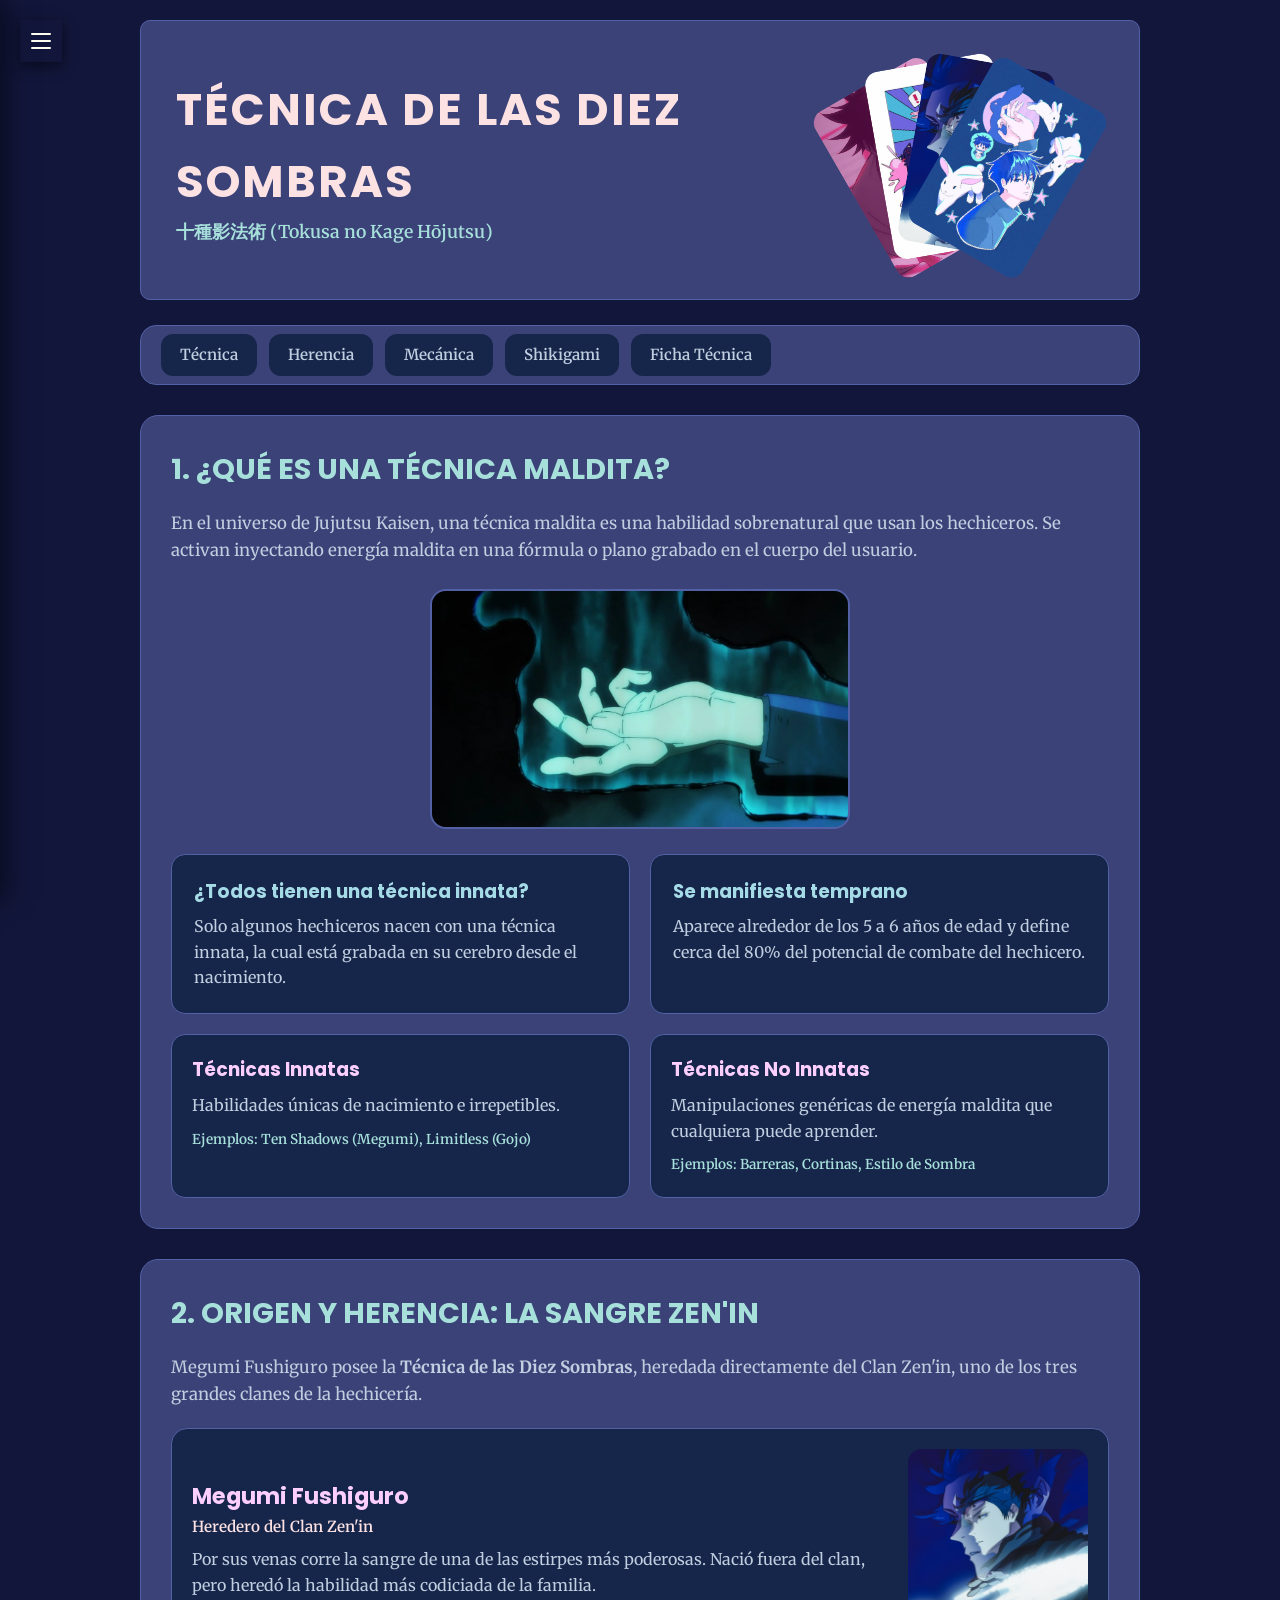
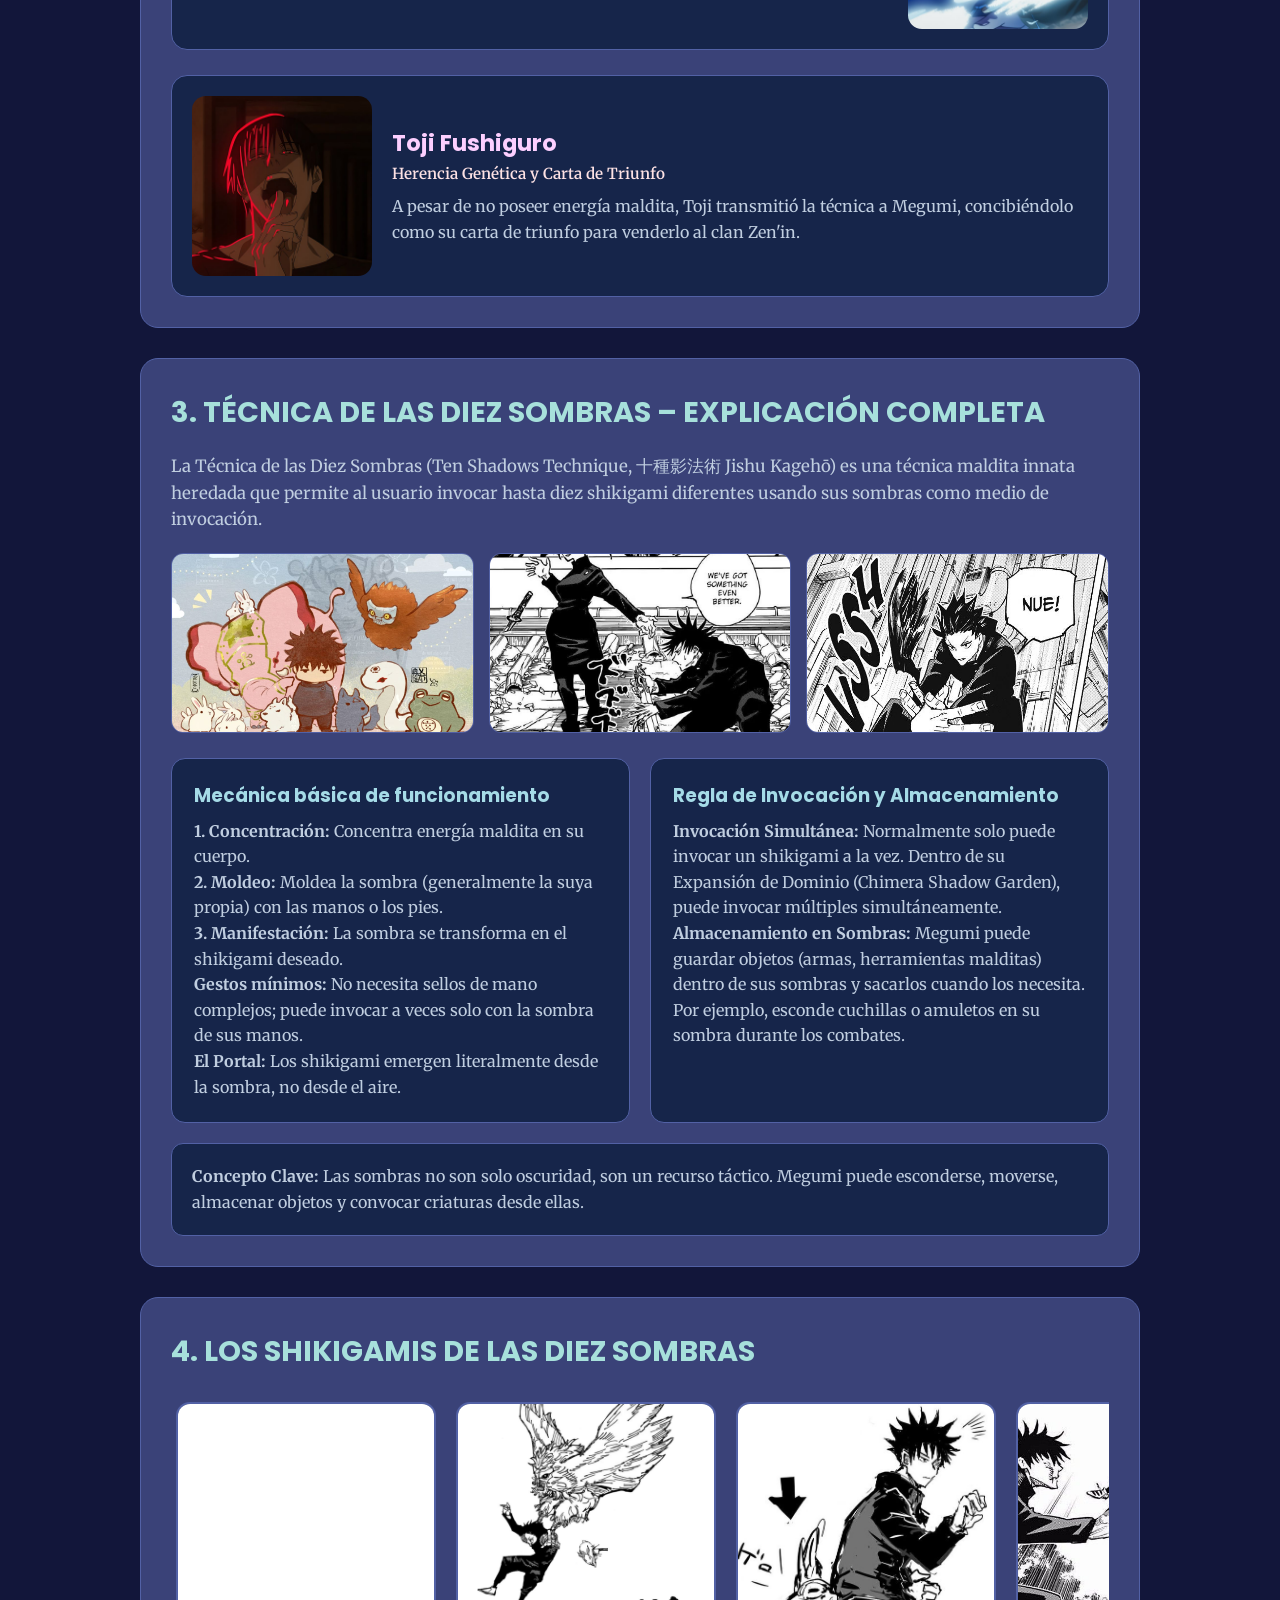
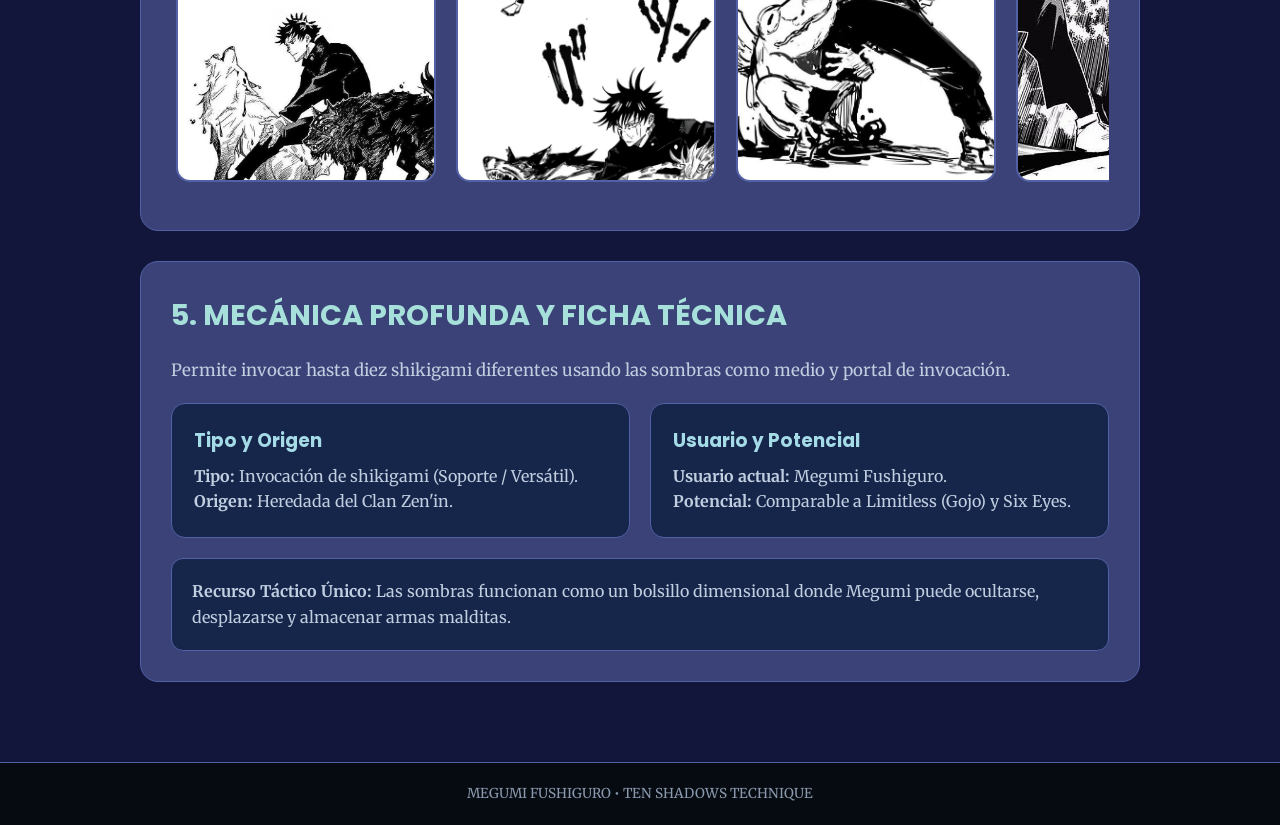
<file: tecnica.html>
<!DOCTYPE html>
<html lang="es">

<head>
    <meta charset="UTF-8">
    <meta name="viewport" content="width=device-width, initial-scale=1.0">
    <title>Megumi Fushiguro - Técnica de las Diez Sombras</title>
    <link rel="icon" type="image/x-icon" href="resourse/mweg.png" />
    <link rel="stylesheet" href="css/menu20.css">
    <link rel="stylesheet" href="css/tecnica.css">
</head>

<body>

     <!-- nav -->
    <!-- ============================================================
     MENÚ HAMBURGUESA LATERAL MODULAR
     ============================================================ -->
<input type="checkbox" id="menu-toggle" class="menu-toggle-checkbox">
<label for="menu-toggle" class="menu-toggle-label" aria-label="Abrir o cerrar menú">
  <span class="menu-toggle-bar"></span>
  <span class="menu-toggle-bar"></span>
  <span class="menu-toggle-bar"></span>
</label>

<aside class="sidebar">
  <div class="sidebar__header">
    <a href="index.html" class="sidebar__logo" aria-label="Inicio">
      <img src="resourse/Jujutsu-Kaisen-Logo-No-Background.png" alt="Logo Jujutsu Kaisen" class="sidebar__logo-img">
    </a>
  </div>
  <nav class="sidebar__nav" aria-label="Navegación principal">
    <ul>
    <li><a href="index.html">Megumi Fushiguro</a></li>
      <li><a href="historia.html">Historia</a></li>
        <li><a href="tecnica.html">Técnica Maldita</a></li>
        <li><a href="dominio.html">Dominio</a></li>
        <li><a href="vinculos.html">Vínculos</a></li>
        <li><a href="zennin.html">Clan Zenin</a></li>
    </ul>
  </nav>
  <div class="sidebar__footer">
    <p>Fan page · 2026</p>
  </div>
</aside>

 <!-- encabezado -->
    <div class="caja-principal">
        <header class="encabezado_tecnica">
            <div class="texto-encabezado">
                <h1 class="titulo-principal">Técnica de las Diez Sombras</h1>
                <p class="subtitulo">十種影法術 (Tokusa no Kage Hōjutsu)</p>
            </div>
            <div class="fan-gallery">
                <img id="photo0" src="imagenes/megumiTop.jpg" alt="Megumi">
                <img id="photo1" src="imagenes/divineDosg.jpg" alt="Sombra divine dogs">
                <img id="photo2" src="imagenes/megumiFushiguro.jpg" alt="megumi">
                <img id="photo3" src="imagenes/conejitos.jpg" alt="Megumi con conejitos">
            </div>
        </header>

        <nav class="navegacion">
            <ul class="nav-links">
                <li class="nav-item"><a href="#que-es-tecnica">Técnica</a></li>
                <li class="nav-item"><a href="#origen-herencia">Herencia</a></li>
                <li class="nav-item"><a href="#mecanica-explicacion">Mecánica</a></li>
                <li class="nav-item"><a href="#shikigamis">Shikigami</a></li>
                <li class="nav-item align-right"><a href="#mecanica-shikigami">Ficha Técnica</a></li>
            </ul>
        </nav>

        <main class="contenendor_principal">

            <!-- SECCIÓN 1: CONCEPTOS GENERALES -->
            <section class="caja-seccion" id="que-es-tecnica">
                <h2 class="titulo-seccion">1. ¿Qué es una Técnica Maldita?</h2>
                <p class="texto-contenido">
                    En el universo de Jujutsu Kaisen, una técnica maldita es una habilidad sobrenatural que usan los hechiceros. Se activan inyectando energía maldita en una fórmula o plano grabado en el cuerpo del usuario.
                </p>

                <div class="tarjeta-imagen-simple">
                    <img src="imagenes/tecnica.jpg" alt="Energía Maldita Concepto">
                </div>

                <div class="info-cards">
                    <div class="info-card">
                        <h3 class="info-card-title">¿Todos tienen una técnica innata?</h3>
                        <p>Solo algunos hechiceros nacen con una técnica innata, la cual está grabada en su cerebro desde el nacimiento.</p>
                    </div>

                    <div class="info-card">
                        <h3 class="info-card-title">Se manifiesta temprano</h3>
                        <p>Aparece alrededor de los 5 a 6 años de edad y define cerca del 80% del potencial de combate del hechicero.</p>
                    </div>
                </div>

                <div class="tipos_tecnica">
                    <article class="tarjeta_innata">
                        <h3>Técnicas Innatas</h3>
                        <p>Habilidades únicas de nacimiento e irrepetibles.</p>
                        <span class="etiqueta_ejemplo">Ejemplos: Ten Shadows (Megumi), Limitless (Gojo)</span>
                    </article>

                    <article class="tarjeta_no_innata">
                        <h3>Técnicas No Innatas</h3>
                        <p>Manipulaciones genéricas de energía maldita que cualquiera puede aprender.</p>
                        <span class="etiqueta_ejemplo">Ejemplos: Barreras, Cortinas, Estilo de Sombra</span>
                    </article>
                </div>
            </section>

            <!-- SECCIÓN 2: ORIGEN Y HERENCIA -->
            <section class="seccion-bloque" id="origen-herencia">
                <h2 class="subtitulo-seccion">2. Origen y Herencia: La Sangre Zen'in</h2>
                <p class="introduccion-seccion">
                    Megumi Fushiguro posee la <strong>Técnica de las Diez Sombras</strong>, heredada directamente del Clan Zen'in, uno de los tres grandes clanes de la hechicería.
                </p>

                <div class="contenedor-fichas">
                    <!-- MEGUMI -->
                    <article class="tarjeta-personaje">
                        <div class="contenido-personaje">
                            <h3>Megumi Fushiguro</h3>
                            <p class="subtitulo-personaje">Heredero del Clan Zen'in</p>
                            <p>
                                Por sus venas corre la sangre de una de las estirpes más poderosas. Nació fuera del clan, pero heredó la habilidad más codiciada de la familia.
                            </p>
                        </div>
                        <div class="fija-personaje">
                            <img src="imagenes/megumiFushiguro.jpg" alt="Megumi Fushiguro">
                        </div>
                    </article>

                    <!-- TOJI -->
                    <article class="tarjeta-personaje tarjeta-personaje-toji">
                        <div class="contenido-personaje">
                            <h3>Toji Fushiguro</h3>
                            <p class="subtitulo-personaje">Herencia Genética y Carta de Triunfo</p>
                            <p>
                                A pesar de no poseer energía maldita, Toji transmitió la técnica a Megumi, concibiéndolo como su carta de triunfo para venderlo al clan Zen'in.
                            </p>
                        </div>
                        <div class="fija-personaje">
                            <img src="imagenes/toji.jpg" alt="Toji Fushiguro">
                        </div>
                    </article>
                </div>
            </section>

            <!-- SECCIÓN 3: EXPLICACIÓN COMPLETA -->
            <section class="seccion-bloque" id="mecanica-explicacion">
                <h2 class="subtitulo-seccion">3. Técnica de las Diez Sombras – Explicación Completa</h2>
                
                <p class="introduccion-seccion">
                    La Técnica de las Diez Sombras (Ten Shadows Technique, 十種影法術 Jishu Kagehō) es una técnica maldita innata heredada que permite al usuario invocar hasta diez shikigami diferentes usando sus sombras como medio de invocación.
                </p>

                <div class="galeria-tres-imagenes">
                    <div class="tarjeta-galeria">
                        <img src="imagenes/sombras.jpg" alt="Sombra e Invocación">
                    </div>
                    <div class="tarjeta-galeria">
                        <img src="imagenes/megumi arma.jpg" alt="Megumi Sacando un arma">
                    </div>
                    <div class="tarjeta-galeria">
                        <img src="imagenes/invocacion.jpg" alt="Shikigami Emergiendo">
                    </div>
                </div>

                <div class="info-cards">
                    <div class="info-card">
                        <h3 class="info-card-title">Mecánica básica de funcionamiento</h3>
                        <p><strong>1. Concentración:</strong> Concentra energía maldita en su cuerpo.</p>
                        <p><strong>2. Moldeo:</strong> Moldea la sombra (generalmente la suya propia) con las manos o los pies.</p>
                        <p><strong>3. Manifestación:</strong> La sombra se transforma en el shikigami deseado.</p>
                        <p><strong>Gestos mínimos:</strong> No necesita sellos de mano complejos; puede invocar a veces solo con la sombra de sus manos.</p>
                        <p><strong>El Portal:</strong> Los shikigami emergen literalmente desde la sombra, no desde el aire.</p>
                    </div>

                    <div class="info-card">
                        <h3 class="info-card-title">Regla de Invocación y Almacenamiento</h3>
                        <p><strong>Invocación Simultánea:</strong> Normalmente solo puede invocar un shikigami a la vez. Dentro de su Expansión de Dominio (Chimera Shadow Garden), puede invocar múltiples simultáneamente.</p>
                        <p><strong>Almacenamiento en Sombras:</strong> Megumi puede guardar objetos (armas, herramientas malditas) dentro de sus sombras y sacarlos cuando los necesita. Por ejemplo, esconde cuchillas o amuletos en su sombra durante los combates.</p>
                    </div>
                </div>

                <div class="caja-analogia">
                    <p>
                        <strong>Concepto Clave:</strong> Las sombras no son solo oscuridad, son un recurso táctico. Megumi puede esconderse, moverse, almacenar objetos y convocar criaturas desde ellas.
                    </p>
                </div>
            </section>

            <!-- SECCIÓN 4: LOS SHIKIGAMIS -->
            <section class="seccion-bloque" id="shikigamis">
                <h2 class="subtitulo-seccion">4. Los Shikigamis de las Diez Sombras</h2>
                
                <div class="carrusel-contenedor">
                    <div class="carrusel-manual" id="carruselShikigami">
                        
                        <!-- 1. Divine Dogs -->
                        <article class="card-shikigami">
                            <div class="card-art-full">
                                <img src="imagenes/divineDosg1.jpg" alt="Divine Dogs">
                            </div>
                            <div class="card-info-overlay">
                                <header class="card-header">
                                    <h3 class="card-title">Divine Dogs (#01-02)</h3>
                                    <span class="type-badge">Rastreo / Rastro de Caza</span>
                                </header>
                                <div class="card-body">
                                    <h4>Habilidades:</h4>
                                    <ul class="skills-list">
                                        <li>Detección de maldiciones.</li>
                                        <li>Ataques de mordida combinados.</li>
                                    </ul>
                                </div>
                                <div class="tactical-box">
                                    <strong>Uso Táctico:</strong> Detección temprana y soporte cuerpo a cuerpo.
                                </div>
                            </div>
                        </article>

                        <!-- 2. Nue -->
                        <article class="card-shikigami">
                            <div class="card-art-full">
                                <img src="imagenes/nue.jpg" alt="Nue">
                            </div>
                            <div class="card-info-overlay">
                                <header class="card-header">
                                    <h3 class="card-title">Nue (#03)</h3>
                                    <span class="type-badge">Movilidad Aérea / Eléctrico</span>
                                </header>
                                <div class="card-body">
                                    <h4>Habilidades:</h4>
                                    <ul class="skills-list">
                                        <li><strong>Vuelo:</strong> Transporte de aliados.</li>
                                        <li><strong>Electrochoque:</strong> Alas electrificadas.</li>
                                        <li><strong>Escudo:</strong> Barrera protectora.</li>
                                    </ul>
                                </div>
                                <div class="tactical-box">
                                    <strong>Uso Táctico:</strong> Emboscadas aéreas y evasión.
                                </div>
                            </div>
                        </article>

                        <!-- 3. Toad -->
                        <article class="card-shikigami">
                            <div class="card-art-full">
                                <img src="imagenes/toad.jpg" alt="Toad">
                            </div>
                            <div class="card-info-overlay">
                                <header class="card-header">
                                    <h3 class="card-title">Toad (#04)</h3>
                                    <span class="type-badge">Sujeción / Rescate</span>
                                </header>
                                <div class="card-body">
                                    <h4>Habilidades:</h4>
                                    <ul class="skills-list">
                                        <li>Lengua extensible de gran alcance.</li>
                                        <li>Rescate rápido de aliados.</li>
                                    </ul>
                                </div>
                                <div class="tactical-box">
                                    <strong>Uso Táctico:</strong> Inmovilización a distancia.
                                </div>
                            </div>
                        </article>

                        <!-- 4. Great Serpent -->
                        <article class="card-shikigami">
                            <div class="card-art-full">
                                <img src="imagenes/great serpent 1.jpg" alt="Great Serpent">
                            </div>
                            <div class="card-info-overlay">
                                <header class="card-header">
                                    <h3 class="card-title">Great Serpent (#05)</h3>
                                    <span class="type-badge">Ataque Sorpresa</span>
                                </header>
                                <div class="card-body">
                                    <h4>Habilidades:</h4>
                                    <ul class="skills-list">
                                        <li>Invocación subterránea.</li>
                                        <li>Constricción de objetivo.</li>
                                    </ul>
                                </div>
                                <div class="tactical-box">
                                    <strong>Uso Táctico:</strong> Emboscada desde el suelo.
                                </div>
                            </div>
                        </article>

                        <!-- 5. Max Elephant -->
                        <article class="card-shikigami">
                            <div class="card-art-full">
                                <img src="imagenes/max elefnat.jpg" alt="Max Elephant">
                            </div>
                            <div class="card-info-overlay">
                                <header class="card-header">
                                    <h3 class="card-title">Max Elephant (#06)</h3>
                                    <span class="type-badge">Peso / Chorro de Agua</span>
                                </header>
                                <div class="card-body">
                                    <h4>Habilidades:</h4>
                                    <ul class="skills-list">
                                        <li>Proyección de agua a alta presión.</li>
                                        <li>Aplastamiento por peso.</li>
                                    </ul>
                                </div>
                                <div class="tactical-box">
                                    <strong>Uso Táctico:</strong> Control de masas y presión pesada.
                                </div>
                            </div>
                        </article>

                        <!-- 6. Rabbit Escape -->
                        <article class="card-shikigami">
                            <div class="card-art-full">
                                <img src="imagenes/conejos.jpg" alt="Rabbit Escape">
                            </div>
                            <div class="card-info-overlay">
                                <header class="card-header">
                                    <h3 class="card-title">Rabbit Escape (#07)</h3>
                                    <span class="type-badge">Distracción / Enjambre</span>
                                </header>
                                <div class="card-body">
                                    <h4>Habilidades:</h4>
                                    <ul class="skills-list">
                                        <li>Invocación masiva de conejos.</li>
                                        <li>Confusión del campo visual enemigo.</li>
                                    </ul>
                                </div>
                                <div class="tactical-box">
                                    <strong>Uso Táctico:</strong> Cobertura para retirada o reubicación.
                                </div>
                            </div>
                        </article>

                        <!-- 7. Piercing Ox -->
                        <article class="card-shikigami">
                            <div class="card-art-full">
                                <img src="imagenes/piercing.jpg" alt="Piercing Ox">
                            </div>
                            <div class="card-info-overlay">
                                <header class="card-header">
                                    <h3 class="card-title">Piercing Ox (#08)</h3>
                                    <span class="type-badge">Carga Recta</span>
                                </header>
                                <div class="card-body">
                                    <h4>Habilidades:</h4>
                                    <ul class="skills-list">
                                        <li>Aumento de potencia según distancia corrida.</li>
                                        <li>Embestida frontal destructiva.</li>
                                    </ul>
                                </div>
                                <div class="tactical-box">
                                    <strong>Uso Táctico:</strong> Romper defensas duras en línea recta.
                                </div>
                            </div>
                        </article>

                        <!-- 8. Round Deer -->
                        <article class="card-shikigami">
                            <div class="card-art-full">
                                <img src="imagenes/deer.jpg" alt="Round Deer">
                            </div>
                            <div class="card-info-overlay">
                                <header class="card-header">
                                    <h3 class="card-title">Round Deer (#09)</h3>
                                    <span class="type-badge">Curación / Energía Invertida</span>
                                </header>
                                <div class="card-body">
                                    <h4>Habilidades:</h4>
                                    <ul class="skills-list">
                                        <li>Emisión de técnica maldita invertida.</li>
                                        <li>Neutralización de energía maldita enemiga.</li>
                                    </ul>
                                </div>
                                <div class="tactical-box">
                                    <strong>Uso Táctico:</strong> Sanación y anulación de técnicas rivales.
                                </div>
                            </div>
                        </article>

                        <!-- 9. Mahoraga -->
                        <article class="card-shikigami">
                            <div class="card-art-full">
                                <img src="imagenes/mahoraga.png" alt="Mahoraga">
                            </div>
                            <div class="card-info-overlay">
                                <header class="card-header">
                                    <h3 class="card-title">Mahoraga (#10)</h3>
                                    <span class="type-badge">Adaptación Absoluta</span>
                                </header>
                                <div class="card-body">
                                    <h4>Habilidades:</h4>
                                    <ul class="skills-list">
                                        <li>Rueda de adaptación a cualquier fenómeno.</li>
                                        <li>Espada de Exterminio con energía positiva.</li>
                                    </ul>
                                </div>
                                <div class="tactical-box">
                                    <strong>Uso Táctico:</strong> Invocación final de respuesta absoluta.
                                </div>
                            </div>
                        </article>

                    </div>
                </div>
            </section>

            <!-- SECCIÓN 5: MECÁNICA PROFUNDA Y FICHA TÉCNICA -->
            <section class="seccion-bloque" id="mecanica-shikigami">
                <h2 class="subtitulo-seccion">5. Mecánica Profunda y Ficha Técnica</h2>
                <p class="introduccion-seccion">
                    Permite invocar hasta diez shikigami diferentes usando las sombras como medio y portal de invocación.
                </p>

                <div class="info-cards">
                    <div class="info-card">
                        <h3 class="info-card-title">Tipo y Origen</h3>
                        <p><strong>Tipo:</strong> Invocación de shikigami (Soporte / Versátil).</p>
                        <p><strong>Origen:</strong> Heredada del Clan Zen'in.</p>
                    </div>
                    <div class="info-card">
                        <h3 class="info-card-title">Usuario y Potencial</h3>
                        <p><strong>Usuario actual:</strong> Megumi Fushiguro.</p>
                        <p><strong>Potencial:</strong> Comparable a Limitless (Gojo) y Six Eyes.</p>
                    </div>
                </div>

                <div class="caja-analogia">
                    <p>
                        <strong>Recurso Táctico Único:</strong> Las sombras funcionan como un bolsillo dimensional donde Megumi puede ocultarse, desplazarse y almacenar armas malditas.
                    </p>
                </div>
            </section>

        </main>
    </div>

    <footer>
        <div class="footer-content">
            <p>MEGUMI FUSHIGURO • TEN SHADOWS TECHNIQUE</p>
        </div>
    </footer>

</body>
</html>
</file>
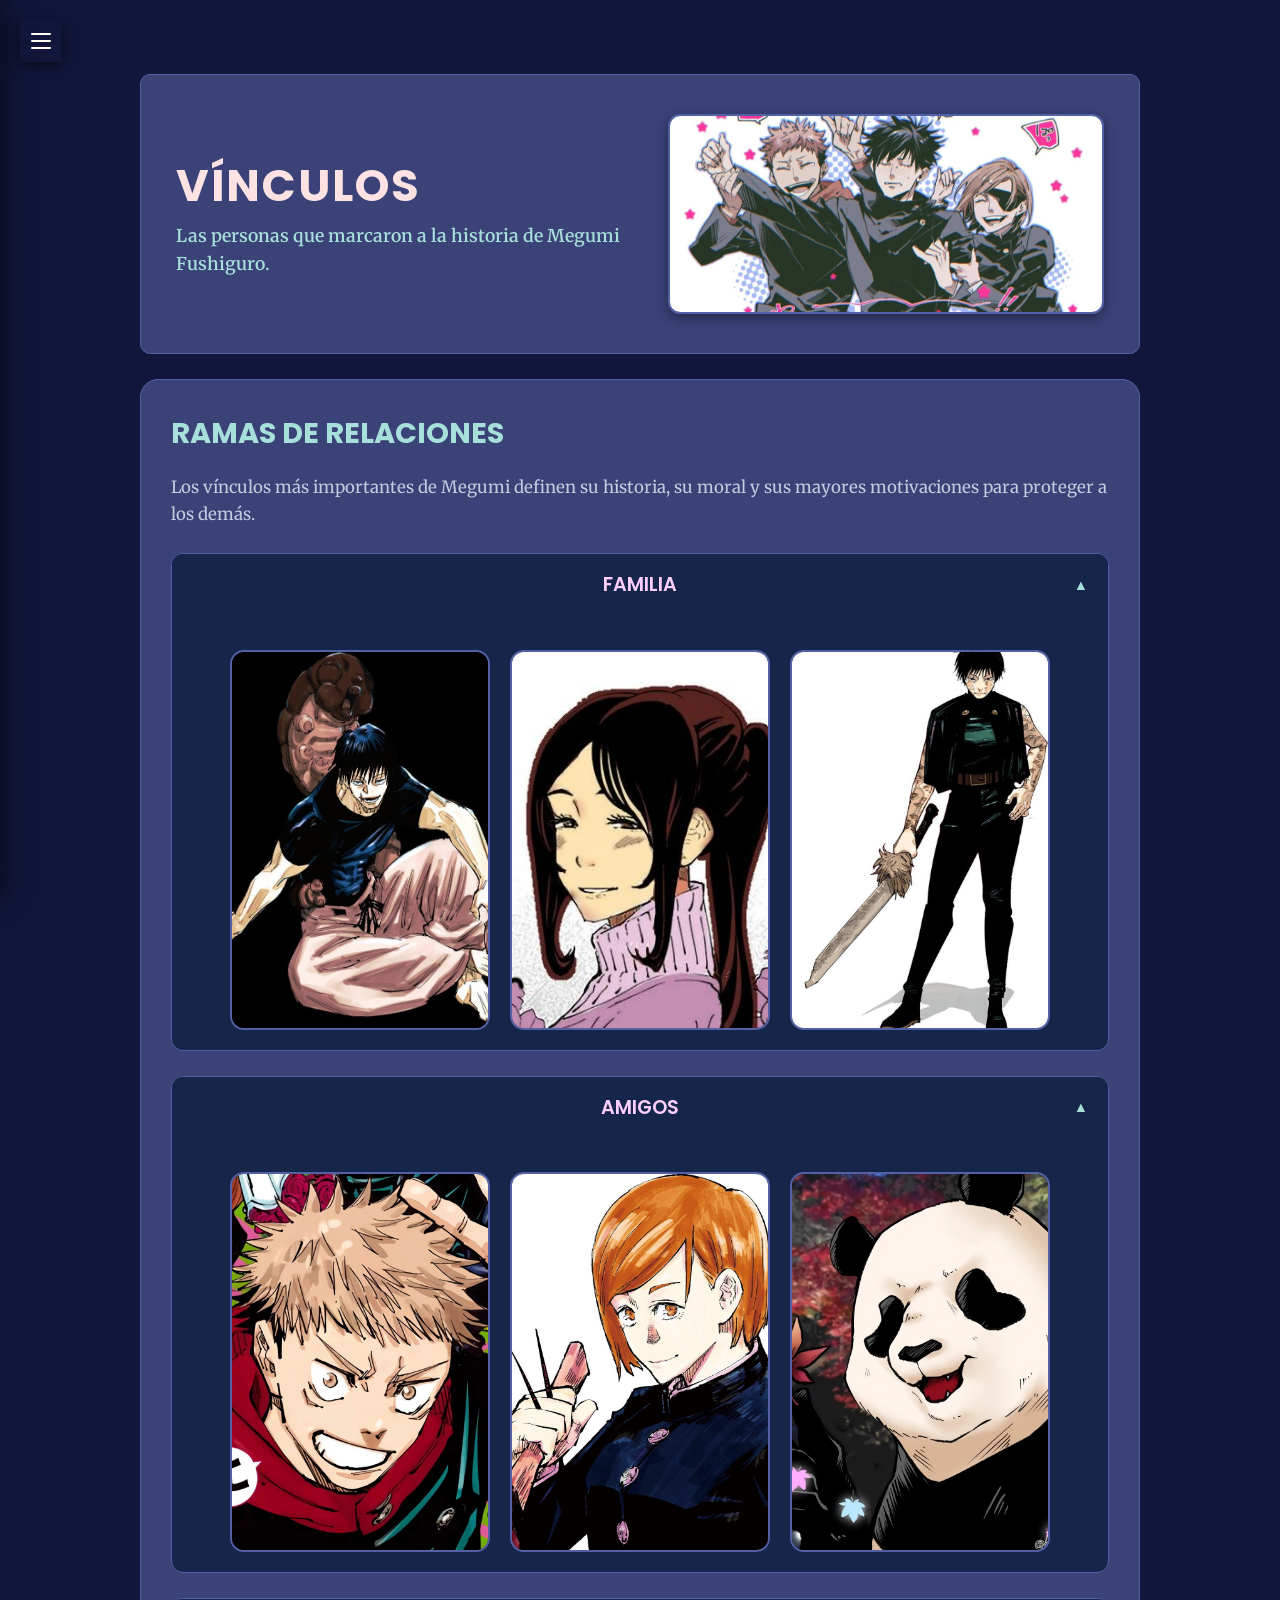
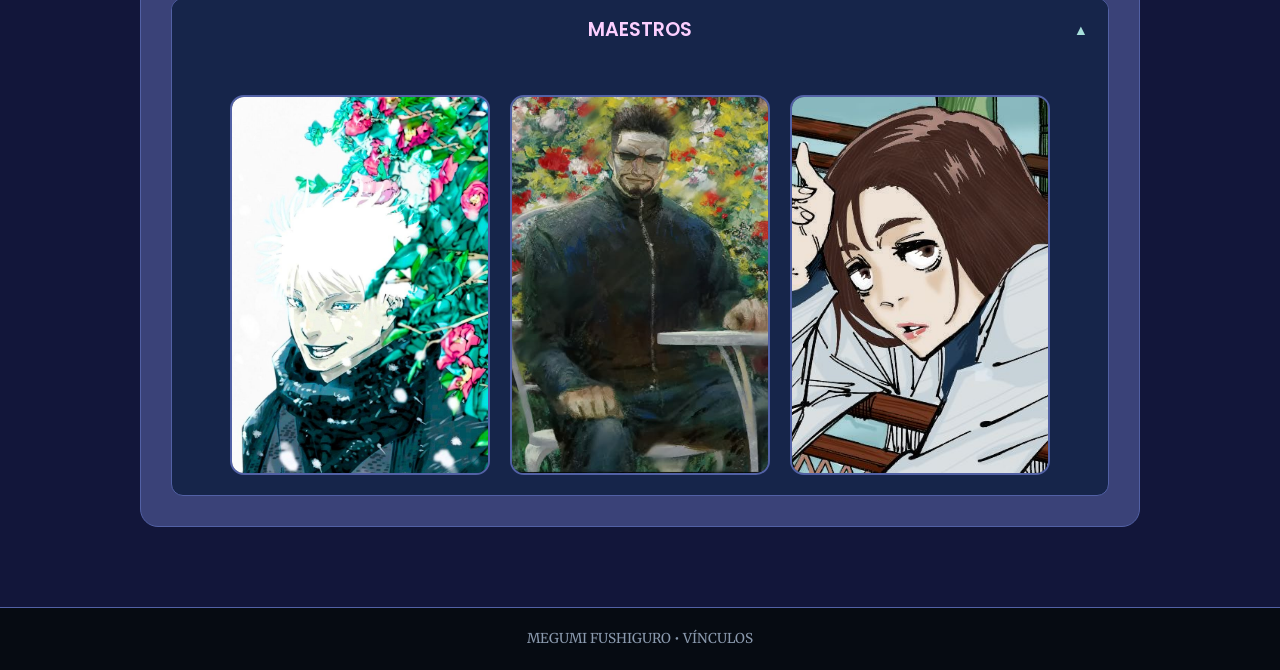
<file: vinculos.html>
<!DOCTYPE html>
<html lang="es">

<head>
    <meta charset="UTF-8">
    <meta name="viewport" content="width=device-width, initial-scale=1.0">
    <title>Megumi Fushiguro - Vínculos</title>
    <link rel="icon" type="image/x-icon" href="resourse/mweg.png" />
    <link rel="stylesheet" href="css/vinculos.css">
    <link rel="stylesheet" href="css/menu20.css">
</head>

<body>

  <!-- ============================================================
       MENÚ LATERAL
       ============================================================ -->
  <input type="checkbox" id="menu-toggle" class="menu-toggle-checkbox">
  <label for="menu-toggle" class="menu-toggle-label" aria-label="Abrir o cerrar menú">
    <span class="menu-toggle-bar"></span>
    <span class="menu-toggle-bar"></span>
    <span class="menu-toggle-bar"></span>
  </label>

  <aside class="sidebar">
  <div class="sidebar__header">
    <a href="index.html" class="sidebar__logo" aria-label="Inicio">
      <img src="resourse/Jujutsu-Kaisen-Logo-No-Background.png" alt="logo Jujutsu" class="sidebar__logo-img">
    </a>
  </div>
  <nav class="sidebar__nav" aria-label="Navegación principal">
    <ul>
      <li><a href="index.html">Megumi Fushiguro</a></li>
      <li><a href="historia.html">Historia</a></li>
      <li><a href="tecnica.html">Técnica Maldita</a></li>
      <li><a href="dominio.html">Dominio</a></li>
      <li><a href="vinculos.html">Vínculos</a></li>
      <li><a href="zennin.html">Clan Zenin</a></li>
    </ul>
  </nav>
  <div class="sidebar__footer">
    <p>Fan page · 2026</p>
  </div>
</aside>
  <!-- ============================================================
       CONTENIDO PRINCIPAL
       ============================================================ -->
  <div class="main-content">
    <div class="caja-principal">

      <header class="encabezado_tecnica">
        <div class="texto-encabezado">
          <h1 class="titulo-principal">Vínculos</h1>
          <p class="subtitulo">
            Las personas que marcaron a la historia de Megumi Fushiguro.
          </p>
        </div>
        <div class="imagen-encabezado">
          <img src="resourse/fam.jpg" alt="Vínculos de Megumi Fushiguro">
        </div>
      </header>

      <main class="contenendor_principal">

        <section class="caja-seccion" id="mapa-vinculos">
          <h2 class="titulo-seccion">Ramas de Relaciones</h2>
          <p class="texto-contenido">
            Los vínculos más importantes de Megumi definen su historia, 
            su moral y sus mayores motivaciones para proteger a los demás.
          </p>

          <!-- ============ FAMILIA ============ -->
          <details class="bloque-desplegable" open>
            <summary class="subtitulo-seccion categoria-titulo">Familia</summary>
            <div class="carrusel-manual">

              <article class="card-shikigami">
                <div class="card-art-full">
                  <img src="resourse/toji.jpg" alt="Tōji Fushiguro">
                </div>
                <div class="card-info-overlay">
                  <header class="card-header">
                    <h4 class="card-title">Tōji Fushiguro</h4>
                    <span class="type-badge">Familia · Padre biológico</span>
                  </header>
                  <div class="card-body">
                    <ul class="skills-list">
                      <li>Sin energía maldita propia, pero con un cuerpo excepcional.</li>
                      <li>Planeó vender a Megumi al clan Zenin.</li>
                    </ul>
                  </div>
                  <div class="tactical-box">
                    <strong>Vínculo:</strong> más genético que afectivo; define el origen de Megumi.
                  </div>
                </div>
              </article>

              <article class="card-shikigami">
                <div class="card-art-full">
                  <img src="resourse/herm.jpg" alt="Tsumiki Fushiguro">
                </div>
                <div class="card-info-overlay">
                  <header class="card-header">
                    <h4 class="card-title">Tsumiki Fushiguro</h4>
                    <span class="type-badge">Familia · Hermana adoptiva</span>
                  </header>
                  <div class="card-body">
                    <ul class="skills-list">
                      <li>Razón principal por la que Megumi se hizo hechicero.</li>
                      <li>Su coma marcó profundamente su personalidad.</li>
                    </ul>
                  </div>
                  <div class="tactical-box">
                    <strong>Vínculo:</strong> la persona que Megumi más quiere proteger.
                  </div>
                </div>
              </article>

              <article class="card-shikigami">
                <div class="card-art-full">
                  <img src="resourse/maki.jpg" alt="Maki Zenin">
                </div>
                <div class="card-info-overlay">
                  <header class="card-header">
                    <h4 class="card-title">Maki Zenin</h4>
                    <span class="type-badge">Familia · Pariente Lejana(Clan Zenin)</span>
                  </header>
                  <div class="card-body">
                    <ul class="skills-list">
                      <li>Tampoco encaja del todo en el rígido clan Zenin.</li>
                      <li>Comparten el peso de crecer bajo el mismo clan.</li>
                    </ul>
                  </div>
                  <div class="tactical-box">
                    <strong>Vínculo:</strong> respeto mutuo entre parias del clan Zenin.
                  </div>
                </div>
              </article>

            </div>
          </details>

          <!-- ============ AMIGOS ============ -->
          <details class="bloque-desplegable" open>
            <summary class="subtitulo-seccion categoria-titulo">Amigos</summary>
            <div class="carrusel-manual">

              <article class="card-shikigami">
                <div class="card-art-full">
                  <img src="resourse/ita.jpg" alt="Yuji Itadori">
                </div>
                <div class="card-info-overlay">
                  <header class="card-header">
                    <h4 class="card-title">Yuji Itadori</h4>
                    <span class="type-badge">Amigos · Compañero de clase</span>
                  </header>
                  <div class="card-body">
                    <ul class="skills-list">
                      <li>Su primer amigo cercano en la hechicería.</li>
                      <li>Forman un equipo muy sólido en combate.</li>
                    </ul>
                  </div>
                  <div class="tactical-box">
                    <strong>Vínculo:</strong> el optimismo de Yuji contrasta con la frialdad de Megumi.
                  </div>
                </div>
              </article>

              <article class="card-shikigami">
                <div class="card-art-full">
                  <img src="resourse/nobra.jpg" alt="Nobara Kugisaki">
                </div>
                <div class="card-info-overlay">
                  <header class="card-header">
                    <h4 class="card-title">Nobara Kugisaki</h4>
                    <span class="type-badge">Amigos · Compañera de clase</span>
                  </header>
                  <div class="card-body">
                    <ul class="skills-list">
                      <li>Tercera integrante del trío de primer año.</li>
                      <li>Carácter directo que choca al inicio con Megumi.</li>
                    </ul>
                  </div>
                  <div class="tactical-box">
                    <strong>Vínculo:</strong> respeto mutuo forjado en misiones compartidas.
                  </div>
                </div>
              </article>

              <article class="card-shikigami">
                <div class="card-art-full">
                  <img src="resourse/pan.jpg" alt="Panda">
                </div>
                <div class="card-info-overlay">
                  <header class="card-header">
                    <h4 class="card-title">Panda</h4>
                    <span class="type-badge">Amigos · Senpai</span>
                  </header>
                  <div class="card-body">
                    <ul class="skills-list">
                      <li>Se respetan como hechiceros y coordinan sus habilidades a la perfección en el campo de batalla.</li>
                      <li>Mantienen una relación de respeto mutuo donde Panda apoya como superior y Megumi responde con absoluta lealtad.</li>
                    </ul>
                  </div>
                  <div class="tactical-box">
                    <strong>Vínculo:</strong> Su relación es la de dos aliados inquebrantables unidos por el deber y el compañerismo.
                  </div>
                </div>
              </article>

            </div>
          </details>

          <!-- ============ MAESTROS ============ -->
          <details class="bloque-desplegable" open>
            <summary class="subtitulo-seccion categoria-titulo">Maestros</summary>
            <div class="carrusel-manual">

              <article class="card-shikigami">
                <div class="card-art-full">
                  <img src="resourse/amor.jpg" alt="Satoru Gojo">
                </div>
                <div class="card-info-overlay">
                  <header class="card-header">
                    <h4 class="card-title">Satoru Gojo</h4>
                    <span class="type-badge">Maestros · Tutor</span>
                  </header>
                  <div class="card-body">
                    <ul class="skills-list">
                      <li>Reconoció su potencial y lo sacó del clan Zenin.</li>
                      <li>Apostó por él como pieza clave del futuro.</li>
                    </ul>
                  </div>
                  <div class="tactical-box">
                    <strong>Vínculo:</strong> mentor y tutor que le abrió las puertas de la Escuela Técnica.
                  </div>
                </div>
              </article>

              <article class="card-shikigami">
                <div class="card-art-full">
                  <img src="resourse/yaga.jpg" alt="Masamichi Yaga">
                </div>
                <div class="card-info-overlay">
                  <header class="card-header">
                    <h4 class="card-title">Masamichi Yaga</h4>
                    <span class="type-badge">Maestros · Director</span>
                  </header>
                  <div class="card-body">
                    <ul class="skills-list">
                      <li>Director de la Escuela Técnica de Tokio.</li>
                      <li>Supervisa su formación desde una posición institucional.</li>
                    </ul>
                  </div>
                  <div class="tactical-box">
                    <strong>Vínculo:</strong> autoridad y respaldo formal dentro de la escuela.
                  </div>
                </div>
              </article>

              <article class="card-shikigami">
                <div class="card-art-full">
                  <img src="resourse/shoko.jpg" alt="Shoko Ieiri">
                </div>
                <div class="card-info-overlay">
                  <header class="card-header">
                    <h4 class="card-title">Shoko Ieiri</h4>
                    <span class="type-badge">Maestros · Médica de la escuela</span>
                  </header>
                  <div class="card-body">
                    <ul class="skills-list">
                      <li>Lo atiende tras cada misión.</li>
                      <li>Una de las pocas adultas en quien confían los estudiantes.</li>
                    </ul>
                  </div>
                  <div class="tactical-box">
                    <strong>Vínculo:</strong> cuidado y confianza fuera del combate.
                  </div>
                </div>
              </article>

            </div>
          </details>

        </section>

      </main>
    </div>

    <!-- ============================================================
         FOOTER ESTANDARIZADO IGUAL A HISTORIA.CSS
         ============================================================ -->
    <footer class="footer-historia">
      <p>MEGUMI FUSHIGURO • VÍNCULOS</p>
    </footer>

  </div>

</body>
</html>
</file>
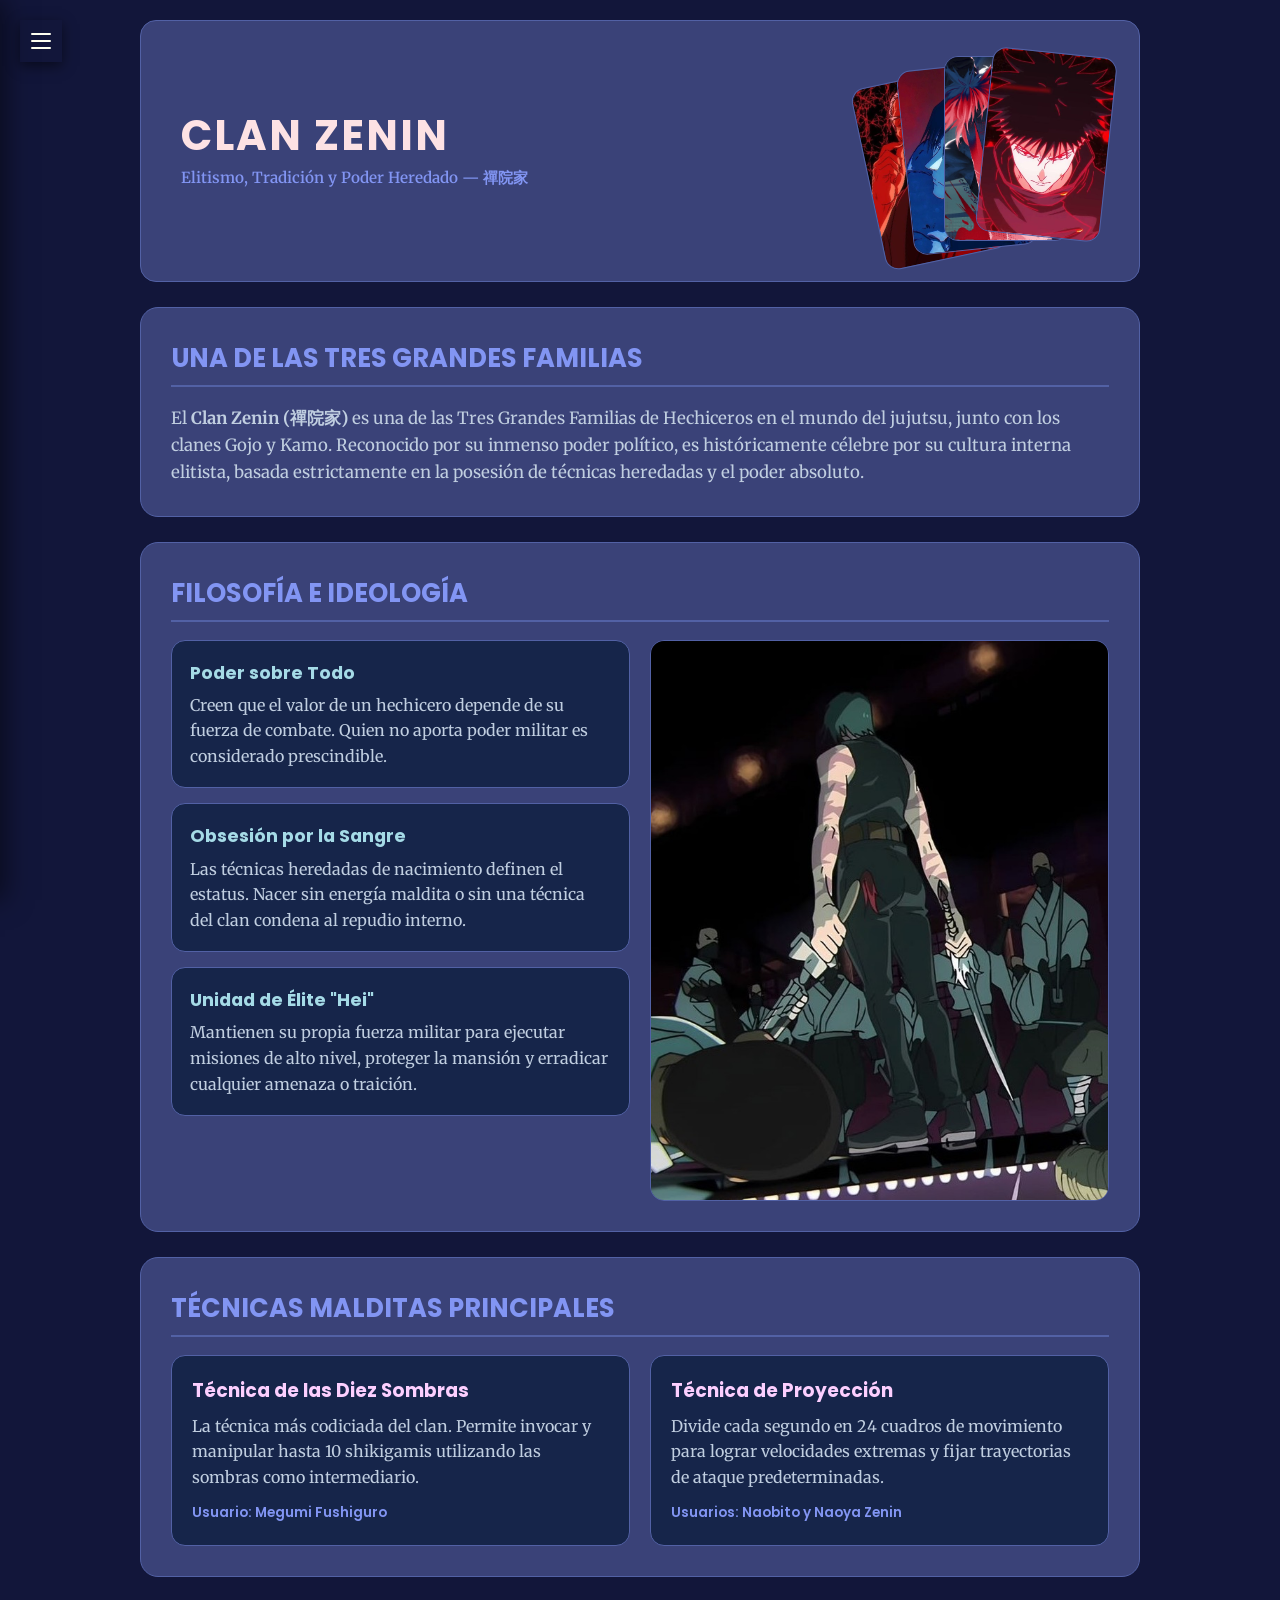
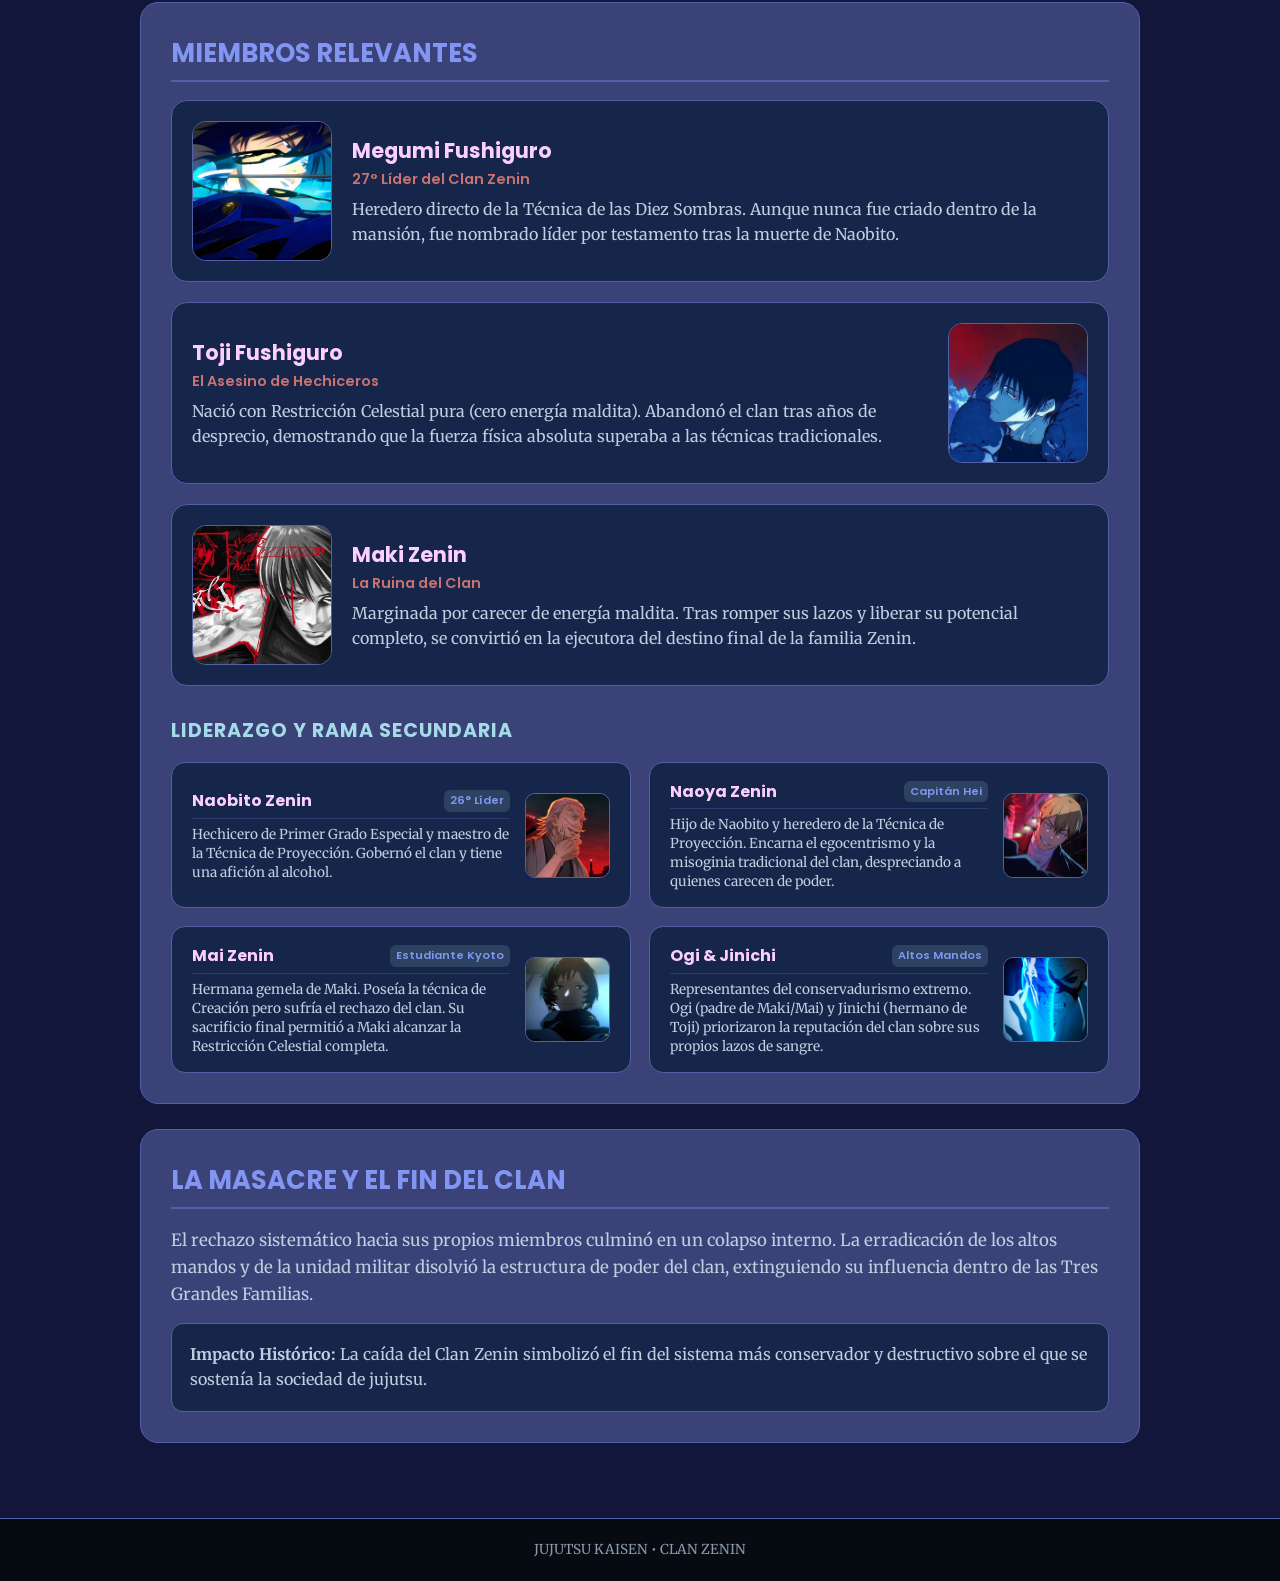
<file: zennin.html>
<!DOCTYPE html>
<html lang="es">

<head>
    <meta charset="UTF-8">
    <meta name="viewport" content="width=device-width, initial-scale=1.0">
    <title>Clan Zenin - Jujutsu Kaisen</title>
    <link rel="icon" type="image/x-icon" href="resourse/mweg.png" />
    <link rel="stylesheet" href="css/menu20.css">
    <link rel="stylesheet" href="css/zennin.css">
</head>

<body>

      <!-- NAVEGACIÓN -->
<!-- ============================================================
     MENÚ HAMBURGUESA LATERAL MODULAR
     ============================================================ -->
<input type="checkbox" id="menu-toggle" class="menu-toggle-checkbox">
<label for="menu-toggle" class="menu-toggle-label" aria-label="Abrir o cerrar menú">
  <span class="menu-toggle-bar"></span>
  <span class="menu-toggle-bar"></span>
  <span class="menu-toggle-bar"></span>
</label>

<aside class="sidebar">
  <div class="sidebar__header">
    <a href="index.html" class="sidebar__logo" aria-label="Inicio">
      <img src="resourse/Jujutsu-Kaisen-Logo-No-Background.png" alt="Logo Jujutsu Kaisen" class="sidebar__logo-img">
    </a>
  </div>
  <nav class="sidebar__nav" aria-label="Navegación principal">
    <ul>
    <li><a href="index.html">Megumi Fushiguro</a></li>
      <li><a href="historia.html">Historia</a></li>
        <li><a href="tecnica.html">Técnica Maldita</a></li>
        <li><a href="dominio.html">Dominio</a></li>
        <li><a href="vinculos.html">Vínculos</a></li>
        <li><a href="zennin.html">Clan Zenin</a></li>
    </ul>
  </nav>
  <div class="sidebar__footer">
    <p>Fan page · 2026</p>
  </div>
</aside>

<div class="caja-principal">
<!-- ENCABEZADO CON GALERÍA EN ABANICO -->
        <header class="encabezado_tecnica">
            <div class="texto-encabezado">
                <h1 class="titulo-principal">Clan Zenin</h1>
                <p class="subtitulo">Elitismo, Tradición y Poder Heredado — 禪院家</p>
            </div>
            <div class="fan-gallery">
                <img src="imagenes/naobito.jpg" alt="Naobito Zenin" id="photo0">
                <img src="imagenes/tojiZ.jpg" alt="Toji Fushiguro" id="photo1">
                <img src="imagenes/makiZ.jpg" alt="Maki Zenin" id="photo2">
                <img src="imagenes/megumiZ.jpg" alt="Megumi Fushiguro" id="photo3">
            </div>
        </header>

        <main class="contenendor_principal">
            <!-- 1. INTRODUCCIÓN -->
            <section class="caja-seccion" id="introduccion-zenin">
                <h2 class="titulo-seccion">Una de las Tres Grandes Familias</h2>
                <p class="texto-contenido">
                    El <strong>Clan Zenin (禪院家)</strong> es una de las Tres Grandes Familias de Hechiceros en el mundo del
                    jujutsu, junto con los clanes Gojo y Kamo. Reconocido por su inmenso poder político, es históricamente
                    célebre por su cultura interna elitista, basada estrictamente en la posesión de técnicas heredadas y el
                    poder absoluto.
                </p>
            </section>

            <!-- 2. FILOSOFÍA (50/50) -->
            <section class="caja-seccion" id="filosofia-zenin">
                <h2 class="titulo-seccion">Filosofía e Ideología</h2>
                <div class="contenedor-tacticas">
                    <div class="columna-tarjetas">
                        <div class="info-card">
                            <h4 class="info-card-title">Poder sobre Todo</h4>
                            <p>Creen que el valor de un hechicero depende de su fuerza de combate. Quien no aporta poder militar es considerado prescindible.</p>
                        </div>
                        <div class="info-card">
                            <h4 class="info-card-title">Obsesión por la Sangre</h4>
                            <p>Las técnicas heredadas de nacimiento definen el estatus. Nacer sin energía maldita o sin una técnica del clan condena al repudio interno.</p>
                        </div>
                        <div class="info-card">
                            <h4 class="info-card-title">Unidad de Élite "Hei"</h4>
                            <p>Mantienen su propia fuerza militar para ejecutar misiones de alto nivel, proteger la mansión y erradicar cualquier amenaza o traición.</p>
                        </div>
                    </div>
                    <div class="columna-imagen">
                        <img src="imagenes/makiEX.jpg" alt="Maki y el clan Zenin" class="imagen-tacticas">
                    </div>
                </div>
            </section>

            <!-- 3. TÉCNICAS HEREDADAS (GRID) -->
            <section class="caja-seccion" id="tecnicas-heredadas">
                <h2 class="titulo-seccion">Técnicas Malditas Principales</h2>
                <div class="tipos_tecnica">
                    <article class="tarjeta_innata">
                        <h3>Técnica de las Diez Sombras</h3>
                        <p>La técnica más codiciada del clan. Permite invocar y manipular hasta 10 shikigamis utilizando las sombras como intermediario.</p>
                        <span class="etiqueta_ejemplo">Usuario: Megumi Fushiguro</span>
                    </article>

                    <article class="tarjeta_no_innata">
                        <h3>Técnica de Proyección</h3>
                        <p>Divide cada segundo en 24 cuadros de movimiento para lograr velocidades extremas y fijar trayectorias de ataque predeterminadas.</p>
                        <span class="etiqueta_ejemplo">Usuarios: Naobito y Naoya Zenin</span>
                    </article>
                </div>
            </section>

            <!-- 4. PERSONAJES PRINCIPALES (FICHAS) -->
            <section class="caja-seccion" id="miembros-clave">
                <h2 class="titulo-seccion">Miembros Relevantes</h2>
                <div class="contenedor-fichas">
                    <!-- Ficha 1 -->
                    <article class="tarjeta-personaje">
                        <div class="fija-personaje">
                            <img src="imagenes/megumiZZ.jpg" alt="Megumi Fushiguro">
                        </div>
                        <div class="contenido-personaje">
                            <h3>Megumi Fushiguro</h3>
                            <p class="subtitulo-personaje">27° Líder del Clan Zenin</p>
                            <p>Heredero directo de la Técnica de las Diez Sombras. Aunque nunca fue criado dentro de la mansión, fue nombrado líder por testamento tras la muerte de Naobito.</p>
                        </div>
                    </article>

                    <!-- Ficha 2 (Invertida) -->
                    <article class="tarjeta-personaje tarjeta-personaje-toji">
                        <div class="fija-personaje">
                            <img src="imagenes/tojiZ.jpg" alt="Toji Fushiguro">
                        </div>
                        <div class="contenido-personaje">
                            <h3>Toji Fushiguro</h3>
                            <p class="subtitulo-personaje">El Asesino de Hechiceros</p>
                            <p>Nació con Restricción Celestial pura (cero energía maldita). Abandonó el clan tras años de desprecio, demostrando que la fuerza física absoluta superaba a las técnicas tradicionales.</p>
                        </div>
                    </article>

                    <!-- Ficha 3 -->
                    <article class="tarjeta-personaje">
                        <div class="fija-personaje">
                            <img src="imagenes/mskizz.jpg" alt="Maki Zenin">
                        </div>
                        <div class="contenido-personaje">
                            <h3>Maki Zenin</h3>
                            <p class="subtitulo-personaje">La Ruina del Clan</p>
                            <p>Marginada por carecer de energía maldita. Tras romper sus lazos y liberar su potencial completo, se convirtió en la ejecutora del destino final de la familia Zenin.</p>
                        </div>
                    </article>
                </div>

                <!-- OTROS INTEGRANTES CLAVE CON IMAGEN A LA DERECHA -->
                <h3 class="subtitulo-miembros-secundarios">Liderazgo y Rama Secundaria</h3>
                <div class="grid-miembros-secundarios">

                    <!-- Naobito -->
                    <article class="tarjeta-secundaria">
                        <div class="info-secundaria">
                            <div class="header-secundario">
                                <h4>Naobito Zenin</h4>
                                <span class="rol-badge">26° Líder</span>
                            </div>
                            <p>Hechicero de Primer Grado Especial y maestro de la Técnica de Proyección. Gobernó el clan y tiene una afición al alcohol.</p>
                        </div>
                        <div class="imagen-secundaria">
                            <img src="imagenes/naobitoZZ.jpg" alt="Naobito Zenin">
                        </div>
                    </article>

                    <!-- Naoya -->
                    <article class="tarjeta-secundaria">
                        <div class="info-secundaria">
                            <div class="header-secundario">
                                <h4>Naoya Zenin</h4>
                                <span class="rol-badge">Capitán Hei</span>
                            </div>
                            <p>Hijo de Naobito y heredero de la Técnica de Proyección. Encarna el egocentrismo y la misoginia tradicional del clan, despreciando a quienes carecen de poder.</p>
                        </div>
                        <div class="imagen-secundaria">
                            <img src="imagenes/naoya.jpg" alt="Naoya Zenin">
                        </div>
                    </article>

                    <!-- Mai -->
                    <article class="tarjeta-secundaria">
                        <div class="info-secundaria">
                            <div class="header-secundario">
                                <h4>Mai Zenin</h4>
                                <span class="rol-badge">Estudiante Kyoto</span>
                            </div>
                            <p>Hermana gemela de Maki. Poseía la técnica de Creación pero sufría el rechazo del clan. Su sacrificio final permitió a Maki alcanzar la Restricción Celestial completa.</p>
                        </div>
                        <div class="imagen-secundaria">
                            <img src="imagenes/mai.jpg" alt="Mai Zenin">
                        </div>
                    </article>

                    <!-- Ogi / Jinichi -->
                    <article class="tarjeta-secundaria">
                        <div class="info-secundaria">
                            <div class="header-secundario">
                                <h4>Ogi & Jinichi</h4>
                                <span class="rol-badge">Altos Mandos</span>
                            </div>
                            <p>Representantes del conservadurismo extremo. Ogi (padre de Maki/Mai) y Jinichi (hermano de Toji) priorizaron la reputación del clan sobre sus propios lazos de sangre.</p>
                        </div>
                        <div class="imagen-secundaria">
                            <img src="imagenes/ogi.jpg" alt="Ogi">
                            <img src="imagenes/mai.jpg" alt="Jinichi Zenin">
                        </div>
                    </article>

                </div>
            </section>

            <!-- 5. LA CAÍDA DEL CLAN -->
            <section class="caja-seccion" id="caida-zenin">
                <h2 class="titulo-seccion">La Masacre y el Fin del Clan</h2>
                <p class="texto-contenido">
                    El rechazo sistemático hacia sus propios miembros culminó en un colapso interno. La erradicación de los altos mandos y de la unidad militar disolvió la estructura de poder del clan, extinguiendo su influencia dentro de las Tres Grandes Familias.
                </p>
                <div class="caja-analogia">
                    <p><strong>Impacto Histórico:</strong> La caída del Clan Zenin simbolizó el fin del sistema más conservador y destructivo sobre el que se sostenía la sociedad de jujutsu.</p>
                </div>
            </section>
        </main>
        </div>


        <footer>
            <p>JUJUTSU KAISEN • CLAN ZENIN</p>
        </footer>

    

</body>

</html>
</file>
<file: css/menu.css>
/* ============================================================
   ESTILOS DEL MENÚ (CÓDIGO COMPLETO CORREGIDO)
   ============================================================ */

* {
  box-sizing: border-box;
  margin: 0;
  padding: 0;
}

/* CONTROL DEL CHECKBOX (OCULTO) */
.menu-toggle-checkbox {
  position: fixed;
  top: -9999px;
  left: -9999px;
  opacity: 0;
}

/* BOTÓN HAMBURGUESA ESQUINA */
.menu-toggle-label {
  position: fixed;
  top: 20px;
  left: 20px;
  width: 42px;
  height: 42px;
  z-index: 1000;
  cursor: pointer;
  background-color: transparent;
  display: flex;
  flex-direction: column;
  justify-content: center;
  align-items: center;
  gap: 5px;
  transition: background-color 0.3s ease, border-color 0.3s ease, box-shadow 0.3s ease;
  box-shadow: 0 4px 12px rgba(0, 0, 0, 0.5);
}

.menu-toggle-bar {
  display: block;
  width: 20px;
  height: 2px;
  background-color: #fefff0;
  border-radius: 2px;
  transition: transform 0.3s ease, opacity 0.3s ease;
}

/* TRANSFORMACIÓN A "X" AL ACTIVAR EL MENÚ */
#menu-toggle:checked ~ .menu-toggle-label {
  background-color: rgba(16, 12, 73, 0.95);
  border-color: #e1a8fa;
  box-shadow: 0 0 12px rgba(225, 168, 250, 0.4);
}

#menu-toggle:checked ~ .menu-toggle-label .menu-toggle-bar:nth-child(1) {
  transform: translateY(7px) rotate(45deg);
}

#menu-toggle:checked ~ .menu-toggle-label .menu-toggle-bar:nth-child(2) {
  opacity: 0;
}

#menu-toggle:checked ~ .menu-toggle-label .menu-toggle-bar:nth-child(3) {
  transform: translateY(-7px) rotate(-45deg);
}

/* BARRA LATERAL (SIDEBAR) */
.sidebar {
  position: fixed;
  top: 0;
  left: -270px;
  width: 270px;
  height: 100vh;
  z-index: 900;
  background-color: #100c49;
  border-right: 1px solid rgba(255, 255, 255, 0.15);
  display: flex;
  flex-direction: column;
  justify-content: space-between;
  align-items: center;
  padding: 75px 20px 30px 20px;
  transition: transform 0.35s cubic-bezier(0.4, 0, 0.2, 1);
  box-shadow: 5px 0 25px rgba(0, 0, 0, 0.5);
  overflow-y: auto;
}

/* APERTURA DEL MENÚ Y CIERRE AUTOMÁTICO AL HACER SCROLL */
#menu-toggle:checked ~ .sidebar {
  transform: translateX(270px);
  animation: autoCloseMenu linear forwards;
  animation-timeline: scroll(root block);
  animation-range: 10px 200px;
}

@keyframes autoCloseMenu {
  0% {
    transform: translateX(270px);
  }
  100% {
    transform: translateX(0px);
  }
}
.sidebar.is-force-open {
  animation: none !important;
  transform: translateX(270px) !important;
}

/* NAVEGACIÓN Y LOGO */
.sidebar__header {
  width: 100%;
  display: flex;
  justify-content: center;
  padding-bottom: 20px;
  border-bottom: 1px solid rgba(255, 255, 255, 0.1);
}

.sidebar__logo-img {
  max-width: 120px;
  height: auto;
  display: block;
}

/* CENTRADO VERTICAL Y HORIZONTAL DE LAS LETRAS */
.sidebar__nav {
  width: 100%;
  flex-grow: 1;
  display: flex;
  flex-direction: column;
  justify-content: center;
  align-items: center;
  margin: 0;
}

.sidebar__nav ul {
  list-style: none;
  display: flex;
  flex-direction: column;
  align-items: center;
  justify-content: center;
  gap: 20px;
  padding: 0;
  width: 100%;
}

.sidebar__nav li {
  width: 100%;
  text-align: center;
}

.sidebar__nav a {
  position: relative;
  display: inline-block;
  font-family: 'Poppins', sans-serif;
  font-size: 0.95rem;
  font-weight: 600;
  text-transform: uppercase;
  letter-spacing: 1.5px;
  color: #c5ceec;
  text-decoration: none;
  padding: 6px 0;
  transition: color 0.3s ease;
  text-align: center;
}

.sidebar__nav a::after {
  content: '';
  position: absolute;
  bottom: 0;
  left: 50%;
  transform: translateX(-50%);
  width: 0%;
  height: 2px;
  background-color: #e1a8fa;
  transition: width 0.3s ease-in-out;
}

.sidebar__nav a:hover {
  color: #fefff0;
}

.sidebar__nav a:hover::after {
  width: 100%;
}

.sidebar__footer {
  width: 100%;
  padding-top: 15px;
  border-top: 1px solid rgba(255, 255, 255, 0.1);
  text-align: center;
  font-size: 0.75rem;
  color: #929292;
}
</file>
<file: css/index.css>
/* ============================================================
   ESTILOS GENERALES Y FUENTE
   ============================================================ */
@font-face {
  font-family: 'JujutsuFont';
  src: url('../resourse/jujutsu-kaisen/Jujutsu\ Kaisen.ttf') format('truetype');
}

* {
  box-sizing: border-box;
  margin: 0;
  padding: 0;
}

body {
  background-color: #0c0f24;
  color: #c5ceec;
  font-family: 'Poppins', sans-serif;
  overflow-x: hidden;
}

/* ============================================================
   PANTALLA DE CARGA (COLORES PLANOS ORIGINALES)
   ============================================================ */
.loading-screen {
  position: fixed;
  top: 0;
  left: 0;
  width: 100vw;
  height: 100vh;
  background-color: #fefff0; /* Fondo plano */
  z-index: 9999;
  display: flex;
  justify-content: center;
  align-items: center;
  animation: fadeOutScreen 0.8s ease-in-out 1.2s forwards;
  pointer-events: none;
}

.loading-content {
  display: flex;
  flex-direction: column;
  align-items: center;
  gap: 15px;
}

.loading-gif {
  max-width: 180px;
  height: auto;
}

.loading-text {
  font-family: 'JujutsuFont', sans-serif !important;
  font-weight: 800;
  color: #000; 
  font-size: 1.3rem;
  letter-spacing: 3px;
  text-transform: uppercase;
}

.progress-wrap {
  width: 220px;
  height: 6px;
  background-color: #6a80ff;
  border-radius: 10px;
  overflow: hidden;
}

.progress-bar__fill {
  width: 0%;
  height: 100%;
  background-color: #0f1677; 
  animation: fillProgress 1s ease-in-out forwards;
}

@keyframes fillProgress {
  100% { width: 100%; }
}

@keyframes fadeOutScreen {
  100% { opacity: 0; visibility: hidden; }
}

/* ============================================================
   HERO CON VIDEO (DEGRADADO EXCLUSIVO EN EL TÍTULO)
   ============================================================ */
.hero {
  position: relative;
  width: 100vw;
  height: 100vh;
  display: flex;
  align-items: center;
  justify-content: center;
  overflow: hidden;
}

.hero-video {
  position: absolute;
  top: 0;
  left: 0;
  width: 100%;
  height: 100%;
  object-fit: cover;
  z-index: 1;
}

.hero__overlay {
  position: absolute;
  top: 0;
  left: 0;
  width: 100%;
  height: 100%;
  background: transparent;
  z-index: 2;
}

.hero__text {
  font-family: Georgia, 'Times New Roman', Times, serif;
  font-weight: 80;
  position: relative;
  z-index: 3;
  text-align: center;
  padding: 20px;
  animation: elevateTextOnScroll linear both;
  animation-timeline: scroll(root block);
  animation-range: 0px 500px;
}

.hero__eyebrow {
  font-family: Georgia, 'Times New Roman', Times, serif;
  font-size: 1.2rem;
  background: linear-gradient(135deg, #fff 0%, #02006e 50%, #000000 100%);
  background-clip: text;
  -webkit-background-clip: text;
  -webkit-text-fill-color: transparent;
  filter: drop-shadow(0 4px 15px rgba(96, 231, 255, 0.9));
  text-transform: uppercase;
  letter-spacing: 3px;
  margin-bottom: 12px;
}

.hero__name {
  font-family: 'JujutsuFont';
  font-size: clamp(4rem, 7vw, 6.5rem);
  line-height: 1.05;
  font-weight: 900;
  text-transform: uppercase;
  /* DEGRADADO APLICADO ÚNICAMENTE AL TÍTULO HERO */
  background: linear-gradient(135deg, #fefff0 0%, #9075f1 50%, #1b007c 100%);
  background-clip: text;
  -webkit-background-clip: text;
  -webkit-text-fill-color: transparent;
  filter: drop-shadow(0 4px 15px rgba(34, 22, 22, 0.9));
  margin-bottom: 15px;
}

.hero__subtitle {
  font-size: 1.6rem;
  background: linear-gradient(135deg, #02006e 0%, #000000 100%);
  background-clip: text;
  -webkit-background-clip: text;
  -webkit-text-fill-color: transparent;
  filter: drop-shadow(0 4px 15px rgba(255, 255, 255, 0.9));
  font-weight: 300;
}

@keyframes elevateTextOnScroll {
  0% { transform: translateY(0); opacity: 1; }
  100% { transform: translateY(-180px); opacity: 0.2; }
}

/* ============================================================
   SECCIONES Y CONTENEDORES
   ============================================================ */
.main-content {
  max-width: 1100px;
  margin: 0 auto;
  padding: 40px 20px;
}

.seccion-bloque,
.content-section,
.flip-cards-section,
.quote-section {
  background-color: #3a4278;
  border-radius: 12px;
  padding: 35px;
  margin-bottom: 35px;
  
  
}

.subtitulo-seccion,
.section-title {
  font-family: 'Poppins', sans-serif;
    font-size: 2rem;
    color: #a5dbe7;
    text-transform: uppercase; 
    letter-spacing: normal;
    border-bottom: 2px solid #a5dbe7; 
  padding-bottom: 8px; 
  margin-bottom: 20px;
  text-align: center;
}

.bloque-texto-introduccion {
  display: flex;
  gap: 25px;
  align-items: center;
  
}

.contenedor-imagen-principal {
  flex: 0 0 280px;
}

.imagen-destacada {
  width: 100%;
  height: auto;
  border-radius: 10px;
  border: 2px solid #3a4278;
  display: block;
}

.texto-columna {
  font-family: 'Poppins', sans-serif;
  color: #C0CEE0;
  flex: 1;
  display: flex;
  flex-direction: column;
  gap: 15px;
  line-height: 1.6;
  text-align: justify;
}

.content-section__text {
  font-family: 'Poppins', sans-serif;
  text-align: justify;
  line-height: 1.8;
  font-size: 1.05rem;
}

/* ============================================================
   FRASE REPRESENTATIVA
   ============================================================ */
.quote-box {
  font-family: 'Poppins', sans-serif;
  position: relative;
  background-color: #5261a5;
  border-left: 4px solid #5261a5;
  padding: 25px;
  border-radius: 0 10px 10px 0;
  font-style: italic;
  line-height: 2;
  color: #fff;
  text-align: center;
}

.quote-box p {
  font-size: 1.05rem;
}

/* ============================================================
   TARJETAS FLIP
   ============================================================ */
.flip-cards-grid {
  display: grid;
  grid-template-columns: repeat(auto-fit, minmax(240px, 1fr));
  gap: 20px;
  margin-top: 20px;
}

.card-flip-checkbox {
  position: absolute;
  opacity: 0;
  pointer-events: none;
}

.card-flip {
  perspective: 1000px;
  height: 200px;
  cursor: pointer;
  display: block;
}

.card-flip__inner {
  position: relative;
  width: 100%;
  height: 100%;
  transform-style: preserve-3d;
  transition: transform 0.6s cubic-bezier(0.4, 0, 0.2, 1);
  border-radius: 12px;
}

.card-flip-checkbox:checked + .card-flip .card-flip__inner {
  transform: rotateY(180deg);
}

.card-flip__front,
.card-flip__back {
  position: absolute;
  width: 100%;
  height: 100%;
  backface-visibility: hidden;
  border-radius: 12px;
  display: flex;
  flex-direction: column;
  align-items: center;
  justify-content: center;
  padding: 15px;
  text-align: center;
  border: 1px solid #9075f1;
  overflow: hidden;
}

.card-flip__front {
  background-color: #100c49;
}

.card-flip__img {
  position: absolute;
  top: 0;
  left: 0;
  width: 100%;
  height: 100%;
  object-fit: cover;
  z-index: 0;
  opacity: 0.45;
  transition: transform 0.4s ease;
}

.card-flip:hover .card-flip__img {
  transform: scale(1.08);
}

.card-flip__front-content,
.card-flip__back-content {
  position: relative;
  z-index: 2;
  background: rgba(12, 15, 36, 0.82);
  padding: 10px 14px;
  border-radius: 8px;
  width: 100%;
  box-shadow: 0 4px 10px rgba(0,0,0,0.5);
}

.card-flip__front-content span {
  display: block;
  font-family: 'JujutsuFont', sans-serif;
  font-size: 0.85rem;
  color: #e1a8fa;
  text-transform: uppercase;
  margin-bottom: 2px;
}

.card-flip__front-title {
  font-size: 1.15rem;
  font-weight: 700;
  color: #fefff0;
}

.card-flip__back {
  background-color: #3a4278;
  transform: rotateY(180deg);
}

.card-flip__back .card-flip__img {
  opacity: 0.3;
}

.card-flip__back-content {
  color: #fefff0;
  font-size: 0.95rem;
  font-weight: 500;
}

/* ============================================================
   ACCORDION / DESPLEGABLES
   ============================================================ */
.accordion-block {
  background-color: #121733;
  border: 1px solid #e1a8fa;
  border-radius: 12px;
  margin-bottom: 25px;
  overflow: hidden;
  transition: border-color 0.3s ease;
}

.accordion-summary {
  font-family: 'JujutsuFont', sans-serif;
  font-size: 1.4rem;
  color: #fefff0;
  background-color: #100c49;
  padding: 20px 25px;
  cursor: pointer;
  list-style: none;
  display: flex;
  justify-content: space-between;
  align-items: center;
  user-select: none;
  transition: background-color 0.3s ease;
}

.accordion-summary::-webkit-details-marker {
  display: none;
}

.accordion-summary::after {
  content: '▼';
  font-size: 0.9rem;
  color: #e1a8fa;
  transition: transform 0.3s ease;
}

.accordion-block[open] .accordion-summary::after {
  transform: rotate(180deg);
}

.accordion-summary:hover {
  background-color: #181363;
}

.accordion-content {
  padding: 25px;
  border-top: 1px solid rgba(225, 168, 250, 0.2);
}

.site-footer {
    width: 100%;
    margin-top: 50px;
    background-color: #060B12;
    border-top: 1px solid #5261a5;
    color: #8A99AD;
    text-align: center;
    padding: 20px 0;
    font-size: 0.85rem;
}

@media (max-width: 768px) {
  .bloque-texto-introduccion {
    flex-direction: column;
  }
.megumi-dominio {
    text-align: center;
    padding-top: 15px;
    font-size: 0.85rem;
    border-top: 1px solid #121733;
}
.megumi-flotante {
    position: fixed;
    bottom: 25px;
    right: 25px;
    z-index: 1000;
    cursor: pointer;
    transition: transform 0.3s ease;
}

.megumi-flotante img {
    width: 85px;
    height: 85px;
    border-radius: 50%;
    object-fit: cover;
    border: 3px solid #0f1677;
}

.megumi-flotante:hover {
    transform: scale(1.15) rotate(-7deg);
}

.megumi-flotante .mensaje {
    display: none;
    position: absolute;
    bottom: 100px;
    right: 0;
    background: #fff;
    color: #000;
    padding: 10px 15px;
    border-radius: 10px;
    font-size: 14px;
    white-space: nowrap;
}

.megumi-flotante:hover .mensaje {
    display: block;
}
}
</file>
<file: css/menu20.css>
* {
  box-sizing: border-box;
  margin: 0;
  padding: 0;
}

/* CONTROL DEL CHECKBOX (OCULTO) */
.menu-toggle-checkbox {
  position: fixed;
  top: -9999px;
  left: -9999px;
  opacity: 0;
}

/* BOTÓN HAMBURGUESA ESQUINA */
.menu-toggle-label {
  position: fixed;
  top: 20px;
  left: 20px;
  width: 42px;
  height: 42px;
  z-index: 1000;
  cursor: pointer;
  background-color: #00000000;
  display: flex;
  flex-direction: column;
  justify-content: center;
  align-items: center;
  gap: 5px;
  box-shadow: 0 4px 12px #00000080;
}

.menu-toggle-bar {
  display: block;
  width: 20px;
  height: 2px;
  background-color: #fefff0;
  border-radius: 2px;
}

/* TRANSFORMACIÓN A "X" AL ACTIVAR EL MENÚ */
#menu-toggle:checked ~ .menu-toggle-label {
  background-color: #100C49F2;
  border-color: #e1a8fa;
  box-shadow: 0 0 12px #E1A8FA66;
}

#menu-toggle:checked ~ .menu-toggle-label .menu-toggle-bar:nth-child(1) {
  transform: translateY(7px) rotate(45deg);
}

#menu-toggle:checked ~ .menu-toggle-label .menu-toggle-bar:nth-child(2) {
  opacity: 0;
}

#menu-toggle:checked ~ .menu-toggle-label .menu-toggle-bar:nth-child(3) {
  transform: translateY(-7px) rotate(-45deg);
}

/* BARRA LATERAL (SIDEBAR) */
.sidebar {
  position: fixed;
  top: 0;
  left: -270px;
  width: 270px;
  height: 100vh;
  z-index: 900;
  background-color: #100c49;
  border-right: 1px solid #FFFFFF26;
  display: flex;
  flex-direction: column;
  justify-content: space-between;
  align-items: center;
  padding: 75px 20px 30px 20px;
  box-shadow: 5px 0 25px #00000080;
  overflow-y: auto;
}

/* APERTURA DIRECTA DEL MENÚ (SIN ANIMACIONES) */
#menu-toggle:checked ~ .sidebar {
  transform: translateX(270px);
}

/* NAVEGACIÓN Y LOGO */
.sidebar__header {
  width: 100%;
  display: flex;
  justify-content: center;
  padding-bottom: 20px;
  border-bottom: 1px solid #FFFFFF1A;
}

.sidebar__logo-img {
  max-width: 120px;
  height: auto;
  display: block;
}

/* CENTRADO VERTICAL Y HORIZONTAL DE LAS LETRAS */
.sidebar__nav {
  width: 100%;
  flex-grow: 1;
  display: flex;
  flex-direction: column;
  justify-content: center;
  align-items: center;
  margin: 0;
}

.sidebar__nav ul {
  list-style: none;
  display: flex;
  flex-direction: column;
  align-items: center;
  justify-content: center;
  gap: 20px;
  padding: 0;
  width: 100%;
}

.sidebar__nav li {
  width: 100%;
  text-align: center;
}

.sidebar__nav a {
  position: relative;
  display: inline-block;
  font-family: 'Poppins', sans-serif;
  font-size: 0.95rem;
  font-weight: 600;
  text-transform: uppercase;
  letter-spacing: 1.5px;
  color: #c5ceec;
  text-decoration: none;
  padding: 6px 0;
  text-align: center;
}

.sidebar__nav a::after {
  content: '';
  position: absolute;
  bottom: 0;
  left: 50%;
  transform: translateX(-50%);
  width: 0%;
  height: 2px;
  background-color: #e1a8fa;
}

.sidebar__nav a:hover {
  color: #fefff0;
}

.sidebar__nav a:hover::after {
  width: 100%;
}

.sidebar__footer {
  width: 100%;
  padding-top: 15px;
  border-top: 1px solid #FFFFFF1A;
  text-align: center;
  font-size: 0.75rem;
  color: #929292;
}
</file>
<file: css/dominio.css>
@import url('https://fonts.googleapis.com/css2?family=Poppins:wght@400;600;700&display=swap');

:root {
    --color-fondo: #0c0f24;
    --color-tarjeta: #3a4278;
    --color-tarjeta-sub: #121733;
    --color-borde: #e1a8fa;
    --color-texto-titulo: #C6B4EE;
    --color-texto-cuerpo: #c5ceec;
    --color-azul: #a5dbe7;
    --color-morado: #c594e6;
}

* {
    margin: 0;
    padding: 0;
    box-sizing: border-box;
}

body {
    background-color: var(--color-fondo);
    color: var(--color-texto-cuerpo);
    font-family: 'Poppins', sans-serif;
    line-height: 1.6;
    padding: 20px;
}

/* 1. ESTRUCTURA Y NAVEGACIÓN */
.caja-principal {
    max-width: 1000px;
    margin: 0 auto;
    background-color: var(--color-tarjeta-sub);
    border: 1px solid var(--color-borde);
    border-radius: 10px;
    padding: 25px;
}


.lista-navegacion a:hover {
    background-color: var(--color-morado);
    color: #fff;
}

/* ENCABEZADO Y SECCIONES */
.encabezado-dominio {
    text-align: center;
    padding: 30px;
    background-color: #4E2FB0;
    border: 1px solid var(--color-borde);
    border-radius: 8px;
    margin-bottom: 30px;
}

.titulo-dominio {
    font-size: 2.2rem;
    color: var(--color-texto-titulo);
}

.seccion-bloque {
    background-color: var(--color-tarjeta);
    border: 1px solid var(--color-borde);
    border-radius: 8px;
    padding: 20px;
    margin-bottom: 25px;
}

.subtitulo-seccion {
    font-size: 1.3rem;
    color: var(--color-azul);
    border-bottom: 2px solid var(--color-morado);
    padding-bottom: 5px;
    margin-bottom: 15px;
}

/* 2. INTRODUCCIÓN (Float) */
.contenedor-imagen-principal {
    float: left;
    margin: 0 20px 15px 0;
    width: 40%;
}

.imagen-destacada {
    width: 100%;
    border-radius: 6px;
    border: 1px solid var(--color-azul);
}

.bloque-texto-introduccion::after {
    content: "";
    display: table;
    clear: both;
}

/* + */
.texto-introduccion + .texto-introduccion {
    margin-top: 14px;
}

/* 3. MECÁNICAS (Flexbox) */
.flex-mecanicas {
    display: flex;
    gap: 15px;
}

.card-mecanica,
.card-flex {
    flex: 1;
    background-color: var(--color-tarjeta-sub);
    border: 1px solid var(--color-borde);
    border-radius: 6px;
    padding: 15px;
    position: relative;
}

.card-flex::before {
    content: "•";
    color: var(--color-morado);
    font-size: 1.5rem;
    position: absolute;
    top: 5px;
    right: 12px;
}

/* '+'*/
.card-mecanica + .card-mecanica {
    border-left: 2px dashed var(--color-morado);
}

/* 4. TÁCTICAS DE COMBATE */
.contenedor-tacticas {
    display: flex;
    gap: 20px;
    align-items: stretch; /* Estira ambas columnas a la misma altura */
}

.columna-tarjetas {
    flex: 1;
    display: flex;
    flex-direction: column;
    gap: 15px;
}

.columna-imagen {
    flex: 1;
    display: flex;
}

.imagen-tacticas {
    width: 100%;
    height: 100%; /* Ocupa exactamente el alto de la columna izquierda */
    object-fit: cover; /* Evita que la imagen se deforme al escalar */
    border-radius: 6px;
    border: 1px solid var(--color-azul);
}

/*  '>' */
.contenedor-tacticas > .columna-imagen {
    border-radius: 10px;
    overflow: hidden;
}

/* 5. ESTADOS Y SHIKIGAMIS (Grid) */
.grid-estados {
    display: grid;
    grid-template-columns: repeat(2, 1fr);
    gap: 15px;
}

.grid-shikigamis {
    display: grid;
    grid-template-columns: repeat(3, 1fr);
    gap: 15px;
}

.tarjeta-grid,
.tarjeta-shikigami {
    background-color: var(--color-tarjeta-sub);
    border: 1px solid var(--color-borde);
    border-radius: 6px;
    padding: 15px;
}

/* PIE DE PÁGINA */
.megumi-dominio {
    text-align: center;
    padding-top: 15px;
    font-size: 0.85rem;
    border-top: 1px solid var(--color-borde);
}

/* BOTÓN FLOTANTE */
.megumi-flotante {
    position: fixed;
    bottom: 25px;
    right: 25px;
    z-index: 1000;
    cursor: pointer;
    transition: transform 0.3s ease;
}

.megumi-flotante img {
    width: 85px;
    height: 85px;
    border-radius: 50%;
    object-fit: cover;
    border: 3px solid var(--color-morado);
}

.megumi-flotante:hover {
    transform: scale(1.15) rotate(-7deg);
}

.megumi-flotante .mensaje {
    display: none;
    position: absolute;
    bottom: 100px;
    right: 0;
    background: #fff;
    color: #000;
    padding: 10px 15px;
    border-radius: 10px;
    font-size: 14px;

}

.megumi-flotante:hover .mensaje {
    display: block;
}
</file>
<file: css/historia.css>
@import url('https://fonts.googleapis.com/css2?family=Merriweather:ital,opsz,wght@0,18..144,300..900;1,18..144,300..900&family=Poppins:ital,wght@0,100;0,200;0,300;0,400;0,500;0,600;0,700;0,800;0,900;1,100;1,200;1,300;1,400;1,500;1,600;1,700;1,800;1,900&display=swap');

/* ============================================================
   HISTORIA.CSS - ESTILOS CON CÓDIGOS HEXADECIMALES DIRECTOS (#)
   ============================================================ */

* {
    box-sizing: border-box;
    margin: 0;
    padding: 0;
}

h1, h2, h3, h4, .titulo-principal, .timeline-titulo {
    font-family: 'Poppins', sans-serif;
}

body {
    background-color: #12163A;
    color: #C0CEE0;
    font-family: 'Merriweather', serif;
    line-height: 1.6;
}

.caja-principal {
    /*background-color: #3a4278;*/
    background-color: #12163A;
    border-radius: 10px;
    padding: 30px;
    min-height: 100vh;
    display: flex;
    flex-direction: column;
}

/* CABECERA EN BLOQUE */
.encabezado-historia {
    text-align: center;
    padding: 30px;
    background-color: #3a4278;
    border: 1px solid #5261a5;
    border-radius: 8px;
    margin-bottom: 40px;
}

.titulo-principal {
    font-size: 2.2rem;
    color: #FDE2E4;
    text-transform: uppercase;
    letter-spacing: 2px;
}

.subtitulo {
    color: #A7E0DB;
    font-size: 1rem;
    margin-top: 5px;
    font-weight: 600;
}

/* LÍNEA DE TIEMPO ESTRUCTURA */
.timeline-container {
    position: relative;
    max-width: 900px;
    margin: 0 auto;
    padding: 20px 0;
}

/* Eje vertical continuo */
.timeline-linea-central {
    position: absolute;
    top: 0;
    bottom: 0;
    left: 50%;
    width: 4px;
    background-color: #a5dbe7;
    transform: translateX(-50%);
    border-radius: 2px;
}

/* Nodo de evento */
.timeline-item {
    display: flex;
    justify-content: space-between;
    align-items: center;
    margin-bottom: 50px;
    position: relative;
    width: 100%;
}

.timeline-left {
    flex-direction: row-reverse;
}

.timeline-right {
    flex-direction: row;
}

.timeline-img-box,
.timeline-content {
    width: 45%;
}

.timeline-img {
    width: 100%;
    height: 400px;
    object-fit: fill;
    border-radius: 10px;
    border: 2px solid #5261a5;
    box-shadow: 0 5px 15px #00000066;
}

/* CÍRCULO CENTRAL (Encima de la línea) */
.timeline-dot {
    position: absolute;
    left: 50%;
    top: 50%;
    width: 18px;
    height: 18px;
    background-color: #a5dbe7;
    border-radius: 50%;
    transform: translate(-50%, -50%);
    z-index: 2;
    box-shadow: 0 0 10px #a5dbe7cc;
}

.timeline-content {
    background-color: #16254a;
    border: 1px solid #5261a5;
    border-radius: 8px;
    padding: 20px;
    box-shadow: 0 4px 12px #0000004d;
}

.timeline-fecha {
    display: inline-block;
    background-color: #FDE2E4;
    color: #12163A;
    font-weight: bold;
    padding: 3px 10px;
    border-radius: 4px;
    font-size: 0.8rem;
    margin-bottom: 10px;
}

.timeline-titulo {
    font-size: 1.2rem;
    color: #fccfff;
    margin-bottom: 8px;
}

/* FOOTER ESTANDARIZADO */
footer, .footer-historia {
    width: 100%;
    margin-top: 50px;
    background-color: #060B12;
    border-top: 1px solid #5261a5;
    color: #8A99AD;
    text-align: center;
    padding: 20px 0;
    font-size: 0.85rem;
}
</file>
<file: css/tecnica.css>
@import url('https://fonts.googleapis.com/css2?family=Merriweather:ital,opsz,wght@0,18..144,300..900;1,18..144,300..900&family=Poppins:ital,wght@0,100;0,200;0,300;0,400;0,500;0,600;0,700;0,800;0,900;1,100;1,200;1,300;1,400;1,500;1,600;1,700;1,800;1,900&display=swap');

:root {
    --color-fondo: #12163A;
    --color-tarjeta: #3a4278;
    --color-tarjeta-sub: #16254a;
    --color-texto-titulo: #fccfff;
    --color-texto-cuerpo: #C0CEE0;
    --color-rosa: #FDE2E4;
    --color-azul1: #a5dbe7;
    --color-azul2: #A7E0DB;
    --borde-suave: #5261a5;
}

* {
    box-sizing: border-box;
    margin: 0;
    padding: 0;
}

h1, h2, h3, h4, .titulo-principal, .subtitulo-seccion {
    font-family: 'Poppins', sans-serif;
}

body {
    background-color: var(--color-fondo);
    color: var(--color-texto-cuerpo);
    font-family: 'Merriweather', serif;
    line-height: 1.6;
    display: flex;
    flex-direction: column;
    align-items: center;
    padding-top: 20px;
    
}

.caja-principal {
    width: 1000px;
    max-width: 95%;
}

.contenendor_principal {
    width: 100%;
}

.encabezado_tecnica {
    display: flex;
    align-items: center;
    justify-content: space-between;
    background: var(--color-tarjeta);
    border: 1px solid var(--borde-suave);
    border-radius: 10px;
    padding: 35px;
    margin-bottom: 25px;
    height: 280px;
}

.titulo-principal {
    font-size: 2.8rem;
    color: var(--color-rosa);
    text-transform: uppercase; 
    letter-spacing: 2px;
}

.subtitulo {
    color: var(--color-azul2);
    font-weight: 600;
    font-size: 1.1rem;
}

.fan-gallery {
    display: grid;
    position: relative;
    width: 220px;
    height: 200px;
}

.fan-gallery img {
    grid-column: 1;
    grid-row: 1;
    width: 130px;
    height: 190px;
    border-radius: 14px;
    object-fit: cover;
    transform-origin: bottom center;
    transition: transform 0.4s ease;
}

#photo0 { transform: rotate(-30deg); z-index: 1; }
#photo1 { transform: rotate(-10deg); z-index: 2; }
#photo2 { transform: rotate(10deg); z-index: 3; }
#photo3 { transform: rotate(30deg); z-index: 4; }

.fan-gallery:hover #photo0 { transform: rotate(-42deg); }
.fan-gallery:hover #photo1 { transform: rotate(-18deg); }
.fan-gallery:hover #photo2 { transform: rotate(18deg); }
.fan-gallery:hover #photo3 { transform: rotate(42deg); }

.navegacion {
    width: 100%;
    height: 60px;
    margin-bottom: 30px;
    border-radius: 16px;
    background-color: var(--color-tarjeta);
    border: 1px solid var(--borde-suave);
}

.nav-links {
    display: flex;
    align-items: center;
    list-style: none;
    height: 100%;
    padding: 0 20px;
}

.nav-item {
    margin-right: 12px;
}

.nav-item a {
    color: var(--color-texto-cuerpo);
    background-color: var(--color-tarjeta-sub);
    padding: 8px 18px;
    border-radius: 12px;
    font-size: 0.95rem;
    font-weight: 600;
    display: block;
    text-decoration: none;
    border: 1px solid transparent;
   
}

.nav-item:hover a {
    color: var(--color-azul1);
    border-color: var(--color-azul1);
}

.caja-seccion, .seccion-bloque {
    background-color: var(--color-tarjeta);
    border: 1px solid var(--borde-suave);
    border-radius: 18px;
    padding: 30px;
    margin-bottom: 30px;
}

.titulo-seccion, .subtitulo-seccion {
    font-family: 'Poppins', sans-serif;
    font-size: 1.8rem;
    color: var(--color-azul2);
    margin-bottom: 18px;
    text-transform: uppercase;
}

.texto-contenido, .introduccion-seccion {
    margin-bottom: 20px;
    font-size: 1.05rem;
}

.tarjeta-imagen-simple {
    width: 100%;
    max-width: 420px;
    height: 240px;
    border-radius: 16px;
    overflow: hidden;
    margin: 25px auto;
    border: 2px solid var(--borde-suave);
}

.tarjeta-imagen-simple img {
    width: 100%;
    height: 100%;
    object-fit: cover;
}

.info-cards {
    display: flex;
    gap: 20px;
    margin-bottom: 20px;
    flex-wrap: wrap;
}

.info-card {
    flex: 1;
    min-width: 260px;
    background-color: var(--color-tarjeta-sub);
    border: 1px solid var(--borde-suave);
    border-radius: 14px;
    padding: 22px;
}

.info-card-title {
    color: var(--color-azul1);
    font-size: 1.15rem;
    margin-bottom: 8px;
}

.tipos_tecnica {
    display: grid;
    grid-template-columns: 1fr 1fr;
    gap: 20px;
    margin-top: 20px;
}

.tarjeta_innata, .tarjeta_no_innata {
    background-color: var(--color-tarjeta-sub);
    border: 1px solid var(--borde-suave);
    border-radius: 14px;
    padding: 20px;
}

.tarjeta_innata h3, .tarjeta_no_innata h3 {
    color: var(--color-texto-titulo);
    margin-bottom: 8px;
}

.etiqueta_ejemplo {
    display: inline-block;
    margin-top: 10px;
    font-size: 0.85rem;
    color: var(--color-azul2);
    font-weight: 600;
}

.contenedor-fichas {
    display: flex;
    flex-direction: column;
    gap: 25px;
}

.tarjeta-personaje {
    display: flex;
    align-items: center;
    background-color: var(--color-tarjeta-sub);
    border: 1px solid var(--borde-suave);
    border-radius: 16px;
    padding: 20px;
    gap: 20px;
}

.tarjeta-personaje-toji {
    flex-direction: row-reverse;
}

.fija-personaje {
    width: 180px;
    height: 180px;
    flex-shrink: 0;
    border-radius: 14px;
    overflow: hidden;
}

.fija-personaje img {
    width: 100%;
    height: 100%;
    object-fit: cover;
}

.contenido-personaje h3 {
    color: var(--color-texto-titulo);
    font-size: 1.4rem;
}

.subtitulo-personaje {
    color: var(--color-rosa);
    font-size: 0.95rem;
    font-weight: 600;
    margin-bottom: 8px;
}

/* Sección 3: Galería de 3 Imágenes */
.galeria-tres-imagenes {
    display: flex;
    gap: 15px;
    margin: 20px 0 25px 0;
    justify-content: space-between;
}

.tarjeta-galeria {
    flex: 1;
    height: 180px;
    border-radius: 12px;
    overflow: hidden;
    border: 1px solid var(--borde-suave);
}

.tarjeta-galeria img {
    width: 100%;
    height: 100%;
    object-fit: cover;
}

/* Sección 4: Carrusel */
.carrusel-manual {
    display: flex;
    gap: 20px;
    overflow-x: auto;/* barrita*/
    padding: 10px 5px 18px 5px;
    scroll-behavior: smooth;/* fluidez*/
    scroll-snap-type: x mandatory; /* Tope*/
    scrollbar-color: var(--color-rosa) var(--color-tarjeta-sub);
}

.carrusel-manual::-webkit-scrollbar {/* grosor barra*/
    height: 8px;
}

.carrusel-manual::-webkit-scrollbar-track {
    background: var(--color-tarjeta-sub);
    border-radius: 10px;
    border: 1px solid var(--borde-suave);
}

.carrusel-manual::-webkit-scrollbar-thumb {
    background: var(--color-rosa); 
    border-radius: 10px;
    cursor: pointer;   
}

.card-shikigami {
    position: relative;
    width: 260px;
    height: 380px;
    flex-shrink: 0;
    border-radius: 14px;
    overflow: hidden;
    border: 2px solid var(--borde-suave);
    background-color: var(--color-tarjeta-sub);

}

.card-art-full {
    width: 100%;
    height: 100%;
}

.card-art-full img {
    width: 100%;
    height: 100%;
    object-fit: cover;
}

.card-info-overlay {
    position: absolute;
    inset: 0;
    background: rgba(11, 19, 30, 0.95);
    padding: 20px;
    display: flex;
    flex-direction: column;
    justify-content: space-between;
    opacity: 0;
    transition: opacity 0.3s ease;
}

.card-shikigami:hover .card-info-overlay {
    opacity: 1;
}

.card-header {
    border-bottom: 1px solid var(--borde-suave);
    padding-bottom: 8px;
}

.card-title {
    font-size: 1.2rem;
    color: var(--color-texto-titulo);
}

.type-badge {
    font-size: 0.75rem;
    color: var(--color-azul1);
    text-transform: uppercase;
}

.card-body {
    font-size: 0.85rem;
}

.skills-list {
    list-style: none;
    margin-top: 8px;
}

.skills-list li {
    margin-bottom: 4px;
}

.tactical-box {
    background-color: rgba(255, 255, 255, 0.05);
    padding: 8px;
    border-radius: 6px;
    font-size: 0.8rem;
    color: var(--color-azul1);
}

.caja-analogia {
    background-color: var(--color-tarjeta-sub);
    border-radius: 12px;
    padding: 20px;
    margin-top: 20px;
    border: 1px solid var(--borde-suave);
}

footer {
    width: 100%;
    margin-top: 50px;
    background-color: #060B12;
    border-top: 1px solid var(--borde-suave);
    color: #8A99AD;
    text-align: center;
    padding: 20px 0;
    font-size: 0.85rem;
}
</file>
<file: css/vinculos.css>
@import url('https://fonts.googleapis.com/css2?family=Merriweather:ital,opsz,wght@0,18..144,300..900;1,18..144,300..900&family=Poppins:ital,wght@0,100;0,200;0,300;0,400;0,500;0,600;0,700;0,800;0,900;1,100;1,200;1,300;1,400;1,500;1,600;1,700;1,800;1,900&display=swap');

/* ============================================================
   VARIABLES Y RESET BASE
   ============================================================ */
:root {
  --sidebar-width: 200px;
  --sidebar-collapsed-width: 64px;
  --hover-transition: 0.25s ease;

  --z-sidebar: 10;
  --z-sidebar-expanded: 50;
  --z-toggle-button: 60;
}

* {
  box-sizing: border-box;
  margin: 0;
  padding: 0;
}

html, body {
  width: 100%;
  min-height: 100vh;
  overflow-x: clip;
}

body {
  background-color: #12163A;
  color: #C0CEE0;
  font-family: 'Merriweather', serif;
  line-height: 1.6;
}

a {
  color: inherit;
  text-decoration: none;
}

h1, h2, h3, h4, .titulo-principal, .subtitulo-seccion {
  font-family: 'Poppins', sans-serif;
}

/* ============================================================
   CONTENEDORES
   ============================================================ */
.main-content {
  width: 100%;
  margin-left: 0;
  min-height: 100vh;
  background-color: #12163A;
  display: flex;
  flex-direction: column;
  justify-content: space-between;
}

.imagen-encabezado {
    width: 480px;
    max-width: 50%;
    height: 200px;
    border-radius: 12px;
    overflow: hidden;
    border: 2px solid #5261a5;
    box-shadow: 0 4px 12px rgba(0, 0, 0, 0.4);
}

.imagen-encabezado img {
    width: 100%;
    height: 100%;
    object-fit: cover;
}

.caja-principal {
  width: 1000px;
  max-width: 95%;
  margin: 0 auto;
  flex: 1;
  padding-top: 20px;
}

.contenendor_principal {
  width: 100%;
}

.encabezado_tecnica {
  display: flex;
  align-items: center;
  justify-content: space-between;
  background: #3a4278;
  border: 1px solid #5261a5;
  border-radius: 10px;
  padding: 35px;
  margin-bottom: 25px;
  height: 280px;
}

.titulo-principal {
  font-size: 2.8rem;
  color: #FDE2E4;
  text-transform: uppercase; 
  letter-spacing: 2px;
}

.subtitulo {
  color: #A7E0DB;
  font-weight: 600;
  font-size: 1.1rem;
}

/* ============================================================
   SECCIONES Y TARJETAS
   ============================================================ */
.caja-seccion, .seccion-bloque {
  background-color: #3a4278;
  border: 1px solid #5261a5;
  border-radius: 18px;
  padding: 30px;
  margin-bottom: 30px;
}

.titulo-seccion, .subtitulo-seccion {
  font-family: 'Poppins', sans-serif;
  font-size: 1.8rem;
  color: #A7E0DB;
  margin-bottom: 18px;
  text-transform: uppercase;
}

.texto-contenido, .introduccion-seccion {
  margin-bottom: 20px;
  font-size: 1.05rem;
}

/* ============================================================
   ESTILOS DE BLOQUES DESPLEGABLES
   ============================================================ */
.bloque-desplegable {
  margin-top: 25px;
  background-color: #16254a;
  border: 1px solid #5261a5;
  border-radius: 12px;
  overflow: hidden;
}

summary.categoria-titulo {
  font-size: 1.2rem;
  color: #fccfff;
  padding: 16px 20px;
  cursor: pointer;
  user-select: none;
  list-style: none;
  display: flex;
  justify-content: center;
  align-items: center;
  font-weight: 600;
  position: relative;
  margin-top: 0;
  background-color: #16254a;
}

summary.categoria-titulo::-webkit-details-marker {
  display: none;
}

summary.categoria-titulo::after {
  content: '▼';
  font-size: 0.9rem;
  color: #A7E0DB;
  position: absolute;
  right: 20px;
}

.bloque-desplegable[open] summary.categoria-titulo::after {
  content: '▲';
}

summary.categoria-titulo:hover {
  background-color: #3a4278;
  color: #fefff0;
}

.bloque-desplegable .carrusel-manual {
  padding: 15px 10px 20px 10px;
}

/* ============================================================
   CARRUSEL Y SHIKIGAMI CARDS
   ============================================================ */
.carrusel-manual {
  display: flex;
  gap: 20px;
  justify-content: center;
  overflow-x: auto;
  padding: 10px 5px 18px 5px;
  scroll-behavior: smooth;
  scroll-snap-type: x mandatory;
  scrollbar-width: thin;
  scrollbar-color: #FDE2E4 #16254a;
}

.carrusel-manual::-webkit-scrollbar {
  height: 8px;
}

.carrusel-manual::-webkit-scrollbar-track {
  background: #16254a;
  border-radius: 10px;
  border: 1px solid #5261a5;
}

.carrusel-manual::-webkit-scrollbar-thumb {
  background: #FDE2E4; 
  cursor: pointer;  
}

.card-shikigami {
  position: relative;
  width: 260px;
  height: 380px;
  flex-shrink: 0;
  border-radius: 14px;
  overflow: hidden;
  border: 2px solid #5261a5;
  background-color: #16254a;
  scroll-snap-align: start;
}

.card-art-full {
  width: 100%;
  height: 100%;
}

.card-art-full img {
  width: 100%;
  height: 100%;
  object-fit: cover;
}

.card-info-overlay {
  position: absolute;
  inset: 0;
  background: rgba(11, 19, 30, 0.95);
  padding: 20px;
  display: flex;
  flex-direction: column;
  justify-content: space-between;
  opacity: 0;
  transition: opacity 0.3s ease;
}

.card-shikigami:hover .card-info-overlay {
  opacity: 1;
}

.card-header {
  border-bottom: 1px solid #5261a5;
  padding-bottom: 8px;
}

.card-title {
  font-size: 1.2rem;
  color: #fccfff;
}

.type-badge {
  font-size: 0.75rem;
  color: #7ee8fa;
  text-transform: uppercase;
}

.card-body {
  font-size: 0.85rem;
}

.skills-list {
  list-style: none;
  margin-top: 8px;
}

.skills-list li {
  margin-bottom: 4px;
}

.tactical-box {
  background-color: rgba(255, 255, 255, 0.05);
  padding: 8px;
  border-radius: 6px;
  font-size: 0.8rem;
  color: #9be89d;
}

/* ============================================================
   PIE DE PÁGINA (ESTANDARIZADO)
   ============================================================ */
footer, .footer-historia {
    width: 100%;
    margin-top: 50px;
    background-color: #060B12;
    border-top: 1px solid #5261a5;
    color: #8A99AD;
    text-align: center;
    padding: 20px 0;
    font-size: 0.85rem;
}

  .sidebar__nav ul {
    flex-direction: row;
    gap: 16px;
  }

  .sidebar__footer {
    display: none;
  }

  .menu-toggle-label {
    top: 16px;
    left: 16px;
  }

  #menu-toggle:checked ~ .menu-toggle-label {
    top: 16px;
    bottom: auto;
    left: 16px;
    transform: none;
  }

  .main-content {
    margin-left: 0 !important;
    margin-top: 64px;
    width: 100%;
  }

  .caja-principal {
    padding-top: 10px;
  }
</file>
<file: css/zennin.css>
@import url('https://fonts.googleapis.com/css2?family=Merriweather:ital,opsz,wght@0,18..144,300..900;1,18..144,300..900&family=Poppins:ital,wght@0,100;0,200;0,300;0,400;0,500;0,600;0,700;0,800;0,900;1,100;1,200;1,300;1,400;1,500;1,600;1,700;1,800;1,900&display=swap');

:root {
    --color-fondo: #12163A;
    --color-tarjeta: #3a4278;
    --color-tarjeta-sub: #16254a;
    --color-texto-titulo: #fccfff;
    --color-texto-cuerpo: #C0CEE0;
    --color-rosa: #c97272;
    --color-azul1: #a5dbe7;
    --color-azul2: #8295f3;
    --borde-suave: #5261a5;
}

* {
    box-sizing: border-box;
    margin: 0;
    padding: 0;
}

h1, h2, h3, h4, .titulo-principal, .titulo-seccion {
    font-family: 'Poppins', sans-serif;
}

body {
    background-color: var(--color-fondo);
    color: var(--color-texto-cuerpo);
    font-family: 'Merriweather', serif;
    line-height: 1.6;
    display: flex;
    flex-direction: column;
    align-items: center;
    padding-top: 20px;
}

.caja-principal {
    width: 1000px;
    max-width: 95%;
}

.contenendor_principal {
    width: 100%;
}

/* NAVEGACIÓN */
.navegacion {
    width: 100%;
    height: 60px;
    margin-bottom: 25px;
    border-radius: 16px;
    background-color: var(--color-tarjeta);
    border: 1px solid var(--borde-suave);
}

.nav-links {
    display: flex;
    align-items: center;
    list-style: none;
    height: 100%;
    padding: 0 20px;
}

.nav-item {
    margin-right: 12px;
}

.nav-item a {
    color: var(--color-texto-cuerpo);
    background-color: var(--color-tarjeta-sub);
    padding: 8px 18px;
    border-radius: 12px;
    font-size: 0.95rem;
    font-weight: 600;
    display: block;
    text-decoration: none;
    font-family: 'Poppins', sans-serif;
    border: 1px solid transparent;
    transition: all 0.3s ease;
}

.nav-item:hover a {
    color: var(--color-azul1);
    border-color: var(--color-azul1);
}

/* ENCABEZADO Y GALERÍA EN ABANICO */
.encabezado_tecnica {
    display: flex;
    align-items: center;
    justify-content: space-between;
    background: var(--color-tarjeta);
    border: 1px solid var(--borde-suave);
    border-radius: 16px;
    padding: 35px 40px;
    margin-bottom: 25px;
    min-height: 260px;
    gap: 30px;
}

.texto-encabezado {
    flex: 1;
    max-width: 420px;
}

.titulo-principal {
    font-size: 2.6rem;
    color: #FDE2E4;
    text-transform: uppercase;
    letter-spacing: 2px;
    line-height: 1.1;
    margin-bottom: 8px;
}

.subtitulo {
    color: var(--color-azul2);
    font-weight: 600;
    font-size: 0.95rem;
    line-height: 1.4;
}

/* Contenedor del abanico */
.fan-gallery {
    position: relative;
    width: 430px;
    height: 190px;
    display: flex;
    justify-content: flex-end;
}

.fan-gallery img {
    position: absolute;
    top: 0;
    width: 125px;
    height: 185px;
    border-radius: 14px;
    object-fit: cover;
    border: 1.5px solid var(--borde-suave);
    transform-origin: bottom right;
    transition: all 0.4s cubic-bezier(0.25, 0.8, 0.25, 1);
}

/* Posiciones en reposo (apiladas en abanico) */
#photo0 { right: 90px; z-index: 1; transform: rotate(-12deg) translateY(5px); }
#photo1 { right: 60px; z-index: 2; transform: rotate(-6deg) translateY(2px); }
#photo2 { right: 30px; z-index: 3; transform: rotate(0deg); }
#photo3 { right: 0;    z-index: 4; transform: rotate(6deg) translateY(2px); }

/* Posiciones al pasar el cursor */
.fan-gallery:hover #photo0 { right: 305px; transform: rotate(0deg) scale(1.03); z-index: 1; }
.fan-gallery:hover #photo1 { right: 205px; transform: rotate(0deg) scale(1.03); z-index: 2; }
.fan-gallery:hover #photo2 { right: 105px; transform: rotate(0deg) scale(1.03); z-index: 3; }
.fan-gallery:hover #photo3 { right: 0;     transform: rotate(0deg) scale(1.03); z-index: 4; }

.caja-seccion {
    background-color: var(--color-tarjeta);
    border: 1px solid var(--borde-suave);
    border-radius: 18px;
    padding: 30px;
    margin-bottom: 25px;
}

.titulo-seccion {
    font-size: 1.6rem;
    color: var(--color-azul2);
    margin-bottom: 18px;
    text-transform: uppercase;
    border-bottom: 2px solid var(--borde-suave);
    padding-bottom: 6px;
}

.texto-contenido {
    font-size: 1.05rem;
}

/* SECCIÓN 50/50: TÁCTICAS (IMAGEN AJUSTADA EXACTAMENTE A LA ALTURA DEL TEXTO) */
.contenedor-tacticas {
    display: flex;
    gap: 20px;
    align-items: stretch;
}

.columna-tarjetas {
    flex: 1;
    display: flex;
    flex-direction: column;
    gap: 15px;
}

.columna-imagen {
    flex: 1;
    display: flex;
    border-radius: 14px;
    overflow: hidden;
}

.imagen-tacticas {
    width: 100%;
    height: 100%;
    object-fit: cover;
    border-radius: 14px;
    border: 1px solid var(--borde-suave);
}

.info-card {
    background-color: var(--color-tarjeta-sub);
    border: 1px solid var(--borde-suave);
    border-radius: 14px;
    padding: 18px;
}

.info-card-title {
    color: var(--color-azul1);
    font-size: 1.1rem;
    margin-bottom: 6px;
}

/* TIPOS DE TÉCNICA */
.tipos_tecnica {
    display: grid;
    grid-template-columns: 1fr 1fr;
    gap: 20px;
}

.tarjeta_innata, .tarjeta_no_innata {
    background-color: var(--color-tarjeta-sub);
    border: 1px solid var(--borde-suave);
    border-radius: 14px;
    padding: 20px;
}

.tarjeta_innata h3, .tarjeta_no_innata h3 {
    color: var(--color-texto-titulo);
    margin-bottom: 8px;
}

.etiqueta_ejemplo {
    display: inline-block;
    margin-top: 12px;
    font-size: 0.85rem;
    color: var(--color-azul2);
    font-weight: 600;
    font-family: 'Poppins', sans-serif;
}

/* PERSONAJES PRINCIPALES (FICHAS) */
.contenedor-fichas {
    display: flex;
    flex-direction: column;
    gap: 20px;
}

.tarjeta-personaje {
    display: flex;
    align-items: center;
    background-color: var(--color-tarjeta-sub);
    border: 1px solid var(--borde-suave);
    border-radius: 16px;
    padding: 20px;
    gap: 20px;
}

.tarjeta-personaje-toji {
    flex-direction: row-reverse;
}

.fija-personaje {
    width: 140px;
    height: 140px;
    flex-shrink: 0;
    border-radius: 14px;
    overflow: hidden;
    border: 1px solid var(--borde-suave);
}

.fija-personaje img {
    width: 100%;
    height: 100%;
    object-fit: cover;
}

.contenido-personaje h3 {
    color: var(--color-texto-titulo);
    font-size: 1.3rem;
}

.subtitulo-personaje {
    color: var(--color-rosa);
    font-size: 0.9rem;
    font-weight: 600;
    margin-bottom: 6px;
    font-family: 'Poppins', sans-serif;
}

/* MIEMBROS SECUNDARIOS (SIN HOVER DE ESCALA Y CON IMAGEN A LA DERECHA) */
.subtitulo-miembros-secundarios {
    font-family: 'Poppins', sans-serif;
    font-size: 1.2rem;
    color: var(--color-azul1);
    margin: 30px 0 15px 0;
    text-transform: uppercase;
    letter-spacing: 1px;
}

.grid-miembros-secundarios {
    display: grid;
    grid-template-columns: repeat(auto-fit, minmax(400px, 1fr));
    gap: 18px;
}

.tarjeta-secundaria {
    background-color: var(--color-tarjeta-sub);
    border: 1px solid var(--borde-suave);
    border-radius: 14px;
    padding: 16px 20px;
    display: flex;
    align-items: center;
    gap: 15px;
}

.info-secundaria {
    flex: 1;
}

.imagen-secundaria {
    width: 85px;
    height: 85px;
    flex-shrink: 0;
    border-radius: 10px;
    overflow: hidden;
    border: 1px solid var(--borde-suave);
}

.imagen-secundaria img {
    width: 100%;
    height: 100%;
    object-fit: cover;
}

.header-secundario {
    display: flex;
    justify-content: space-between;
    align-items: center;
    margin-bottom: 6px;
    border-bottom: 1px solid rgba(82, 97, 165, 0.4);
    padding-bottom: 4px;
}

.header-secundario h4 {
    font-size: 1rem;
    color: var(--color-texto-titulo);
}

.rol-badge {
    font-size: 0.7rem;
    font-family: 'Poppins', sans-serif;
    background-color: rgba(167, 224, 219, 0.15);
    color: var(--color-azul2);
    padding: 2px 6px;
    border-radius: 6px;
    font-weight: 600;
}

.tarjeta-secundaria p {
    font-size: 0.85rem;
    line-height: 1.4;
    color: var(--color-texto-cuerpo);
}

/* BLOQUE FINAL Y FOOTER */
.caja-analogia {
    background-color: var(--color-tarjeta-sub);
    border-radius: 12px;
    padding: 18px;
    margin-top: 15px;
    border: 1px solid var(--borde-suave);
}

footer {
    width: 100%;
    margin-top: 50px;
    background-color: #060B12;
    border-top: 1px solid #5261a5;
    color: #8A99AD;
    text-align: center;
    padding: 20px 0;
    font-size: 0.85rem;
}
</file>
